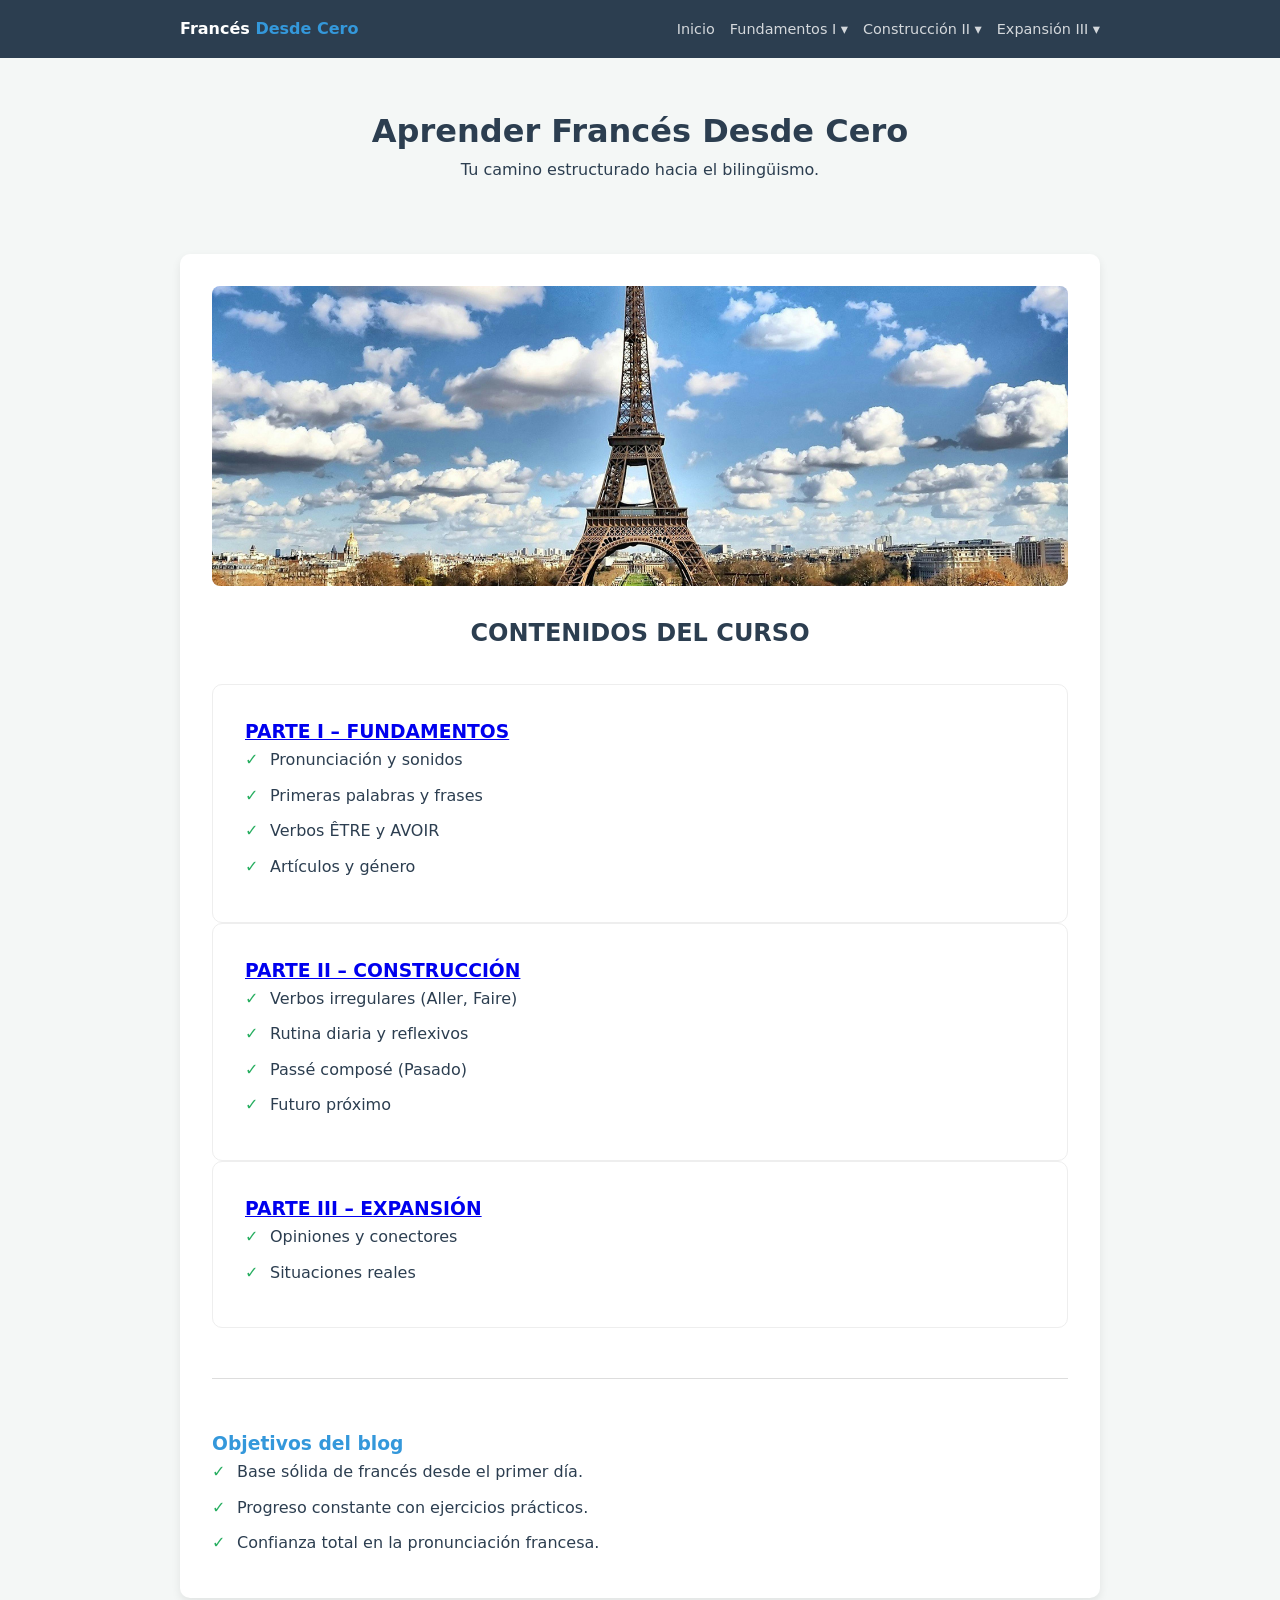
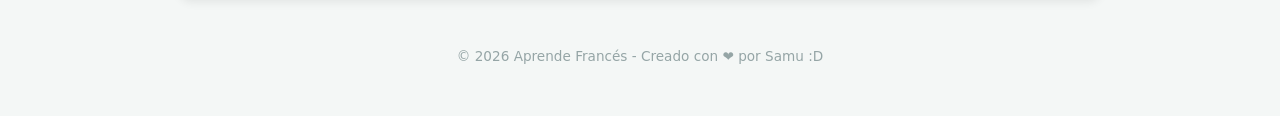
<file: index.html>
<!DOCTYPE html>
<html lang="es">
<head>
    <meta charset="UTF-8">
    <meta name="viewport" content="width=device-width, initial-scale=1.0">
    <title>Aprende Francés Desde Cero</title>
    <link rel="stylesheet" href="css/master.css">
    <style>
        /* Estilos específicos para la imagen del index */
        .main-img {
            width: 100%;
            height: 300px;
            object-fit: cover;
            border-radius: 8px;
            margin-bottom: 20px;
        }
        .hero { padding: 3rem 0; text-align: center; }
        .section-box h3 a { color: var(--accent); text-decoration: none; }
        .section-box h3 a:hover { text-decoration: underline; }
    </style>
</head>
<body>

    <main class="container">
        <header class="hero">
            <h1>Aprender Francés Desde Cero</h1>
            <p>Tu camino estructurado hacia el bilingüismo.</p>
        </header>

        <article class="card">
            <img src="assets/fotoFrances.jpeg" alt="Curso francés" class="main-img">
            
            <h2 style="text-align: center; margin-bottom: 2rem;">CONTENIDOS DEL CURSO</h2>
            
            <div class="grid-sections">
                <div class="card" style="box-shadow: none; border: 1px solid #eee; margin-top: 0;">
                    <h3><a href="paginas/parte-i-fundamentos.html">PARTE I – FUNDAMENTOS</a></h3>
                    <ul class="check-list">
                        <li>Pronunciación y sonidos</li>
                        <li>Primeras palabras y frases</li>
                        <li>Verbos ÊTRE y AVOIR</li>
                        <li>Artículos y género</li>
                    </ul>
                </div>

                <div class="card" style="box-shadow: none; border: 1px solid #eee; margin-top: 0;">
                    <h3><a href="paginas/parte-ii-construccion.html">PARTE II – CONSTRUCCIÓN</a></h3>
                    <ul class="check-list">
                        <li>Verbos irregulares (Aller, Faire)</li>
                        <li>Rutina diaria y reflexivos</li>
                        <li>Passé composé (Pasado)</li>
                        <li>Futuro próximo</li>
                    </ul>
                </div>

                <div class="card" style="box-shadow: none; border: 1px solid #eee; margin-top: 0;">
                    <h3><a href="paginas/parte-iii-expansion.html">PARTE III – EXPANSIÓN</a></h3>
                    <ul class="check-list">
                        <li>Opiniones y conectores</li>
                        <li>Situaciones reales</li>

            </div>

            <hr class="separator">
            
            <h3>Objetivos del blog</h3>
            <ul class="check-list">
                <li>Base sólida de francés desde el primer día.</li>
                <li>Progreso constante con ejercicios prácticos.</li>
                <li>Confianza total en la pronunciación francesa.</li>
            </ul>
        </article>
    </main>

    <footer class="footer">
        <p>&copy; 2026 Aprende Francés - Creado con ❤️ por Samu :D</p>
    </footer>

    <script src="js/main.js"></script>
</body>
</html>
</file>
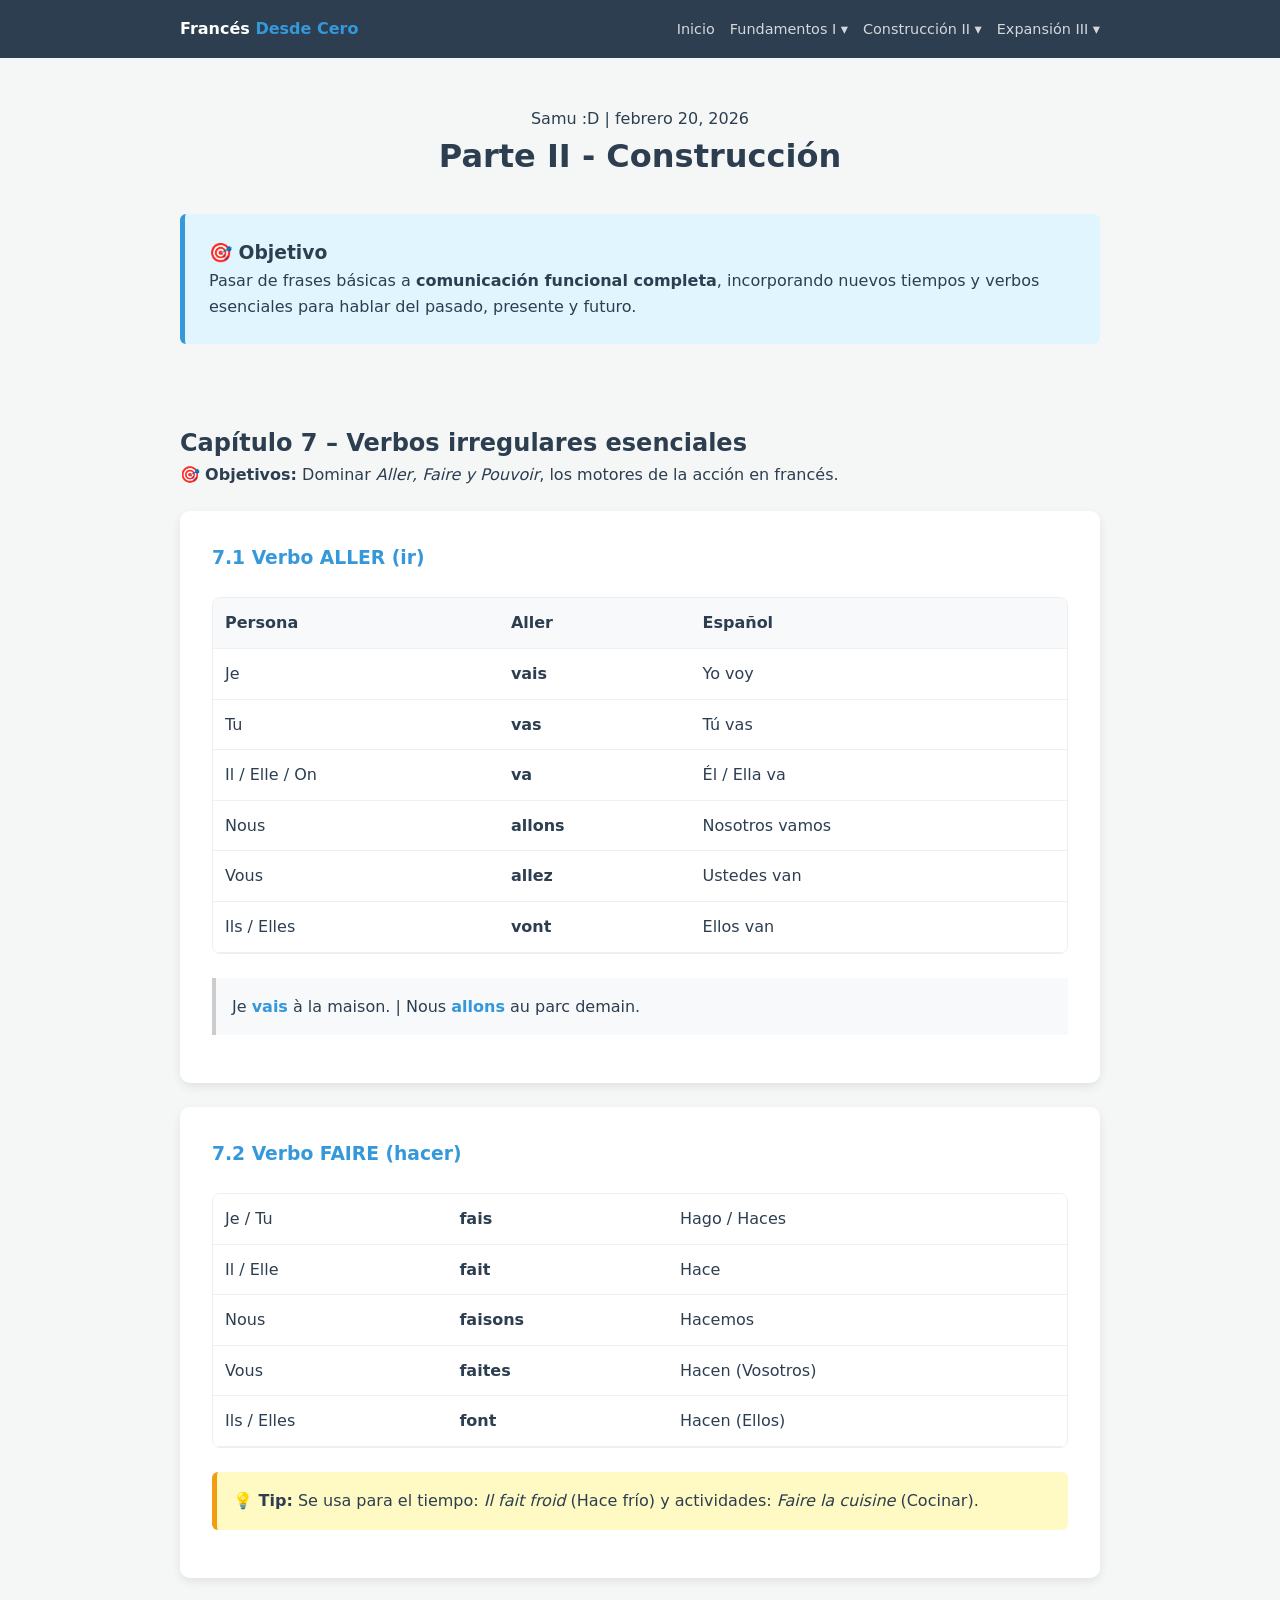
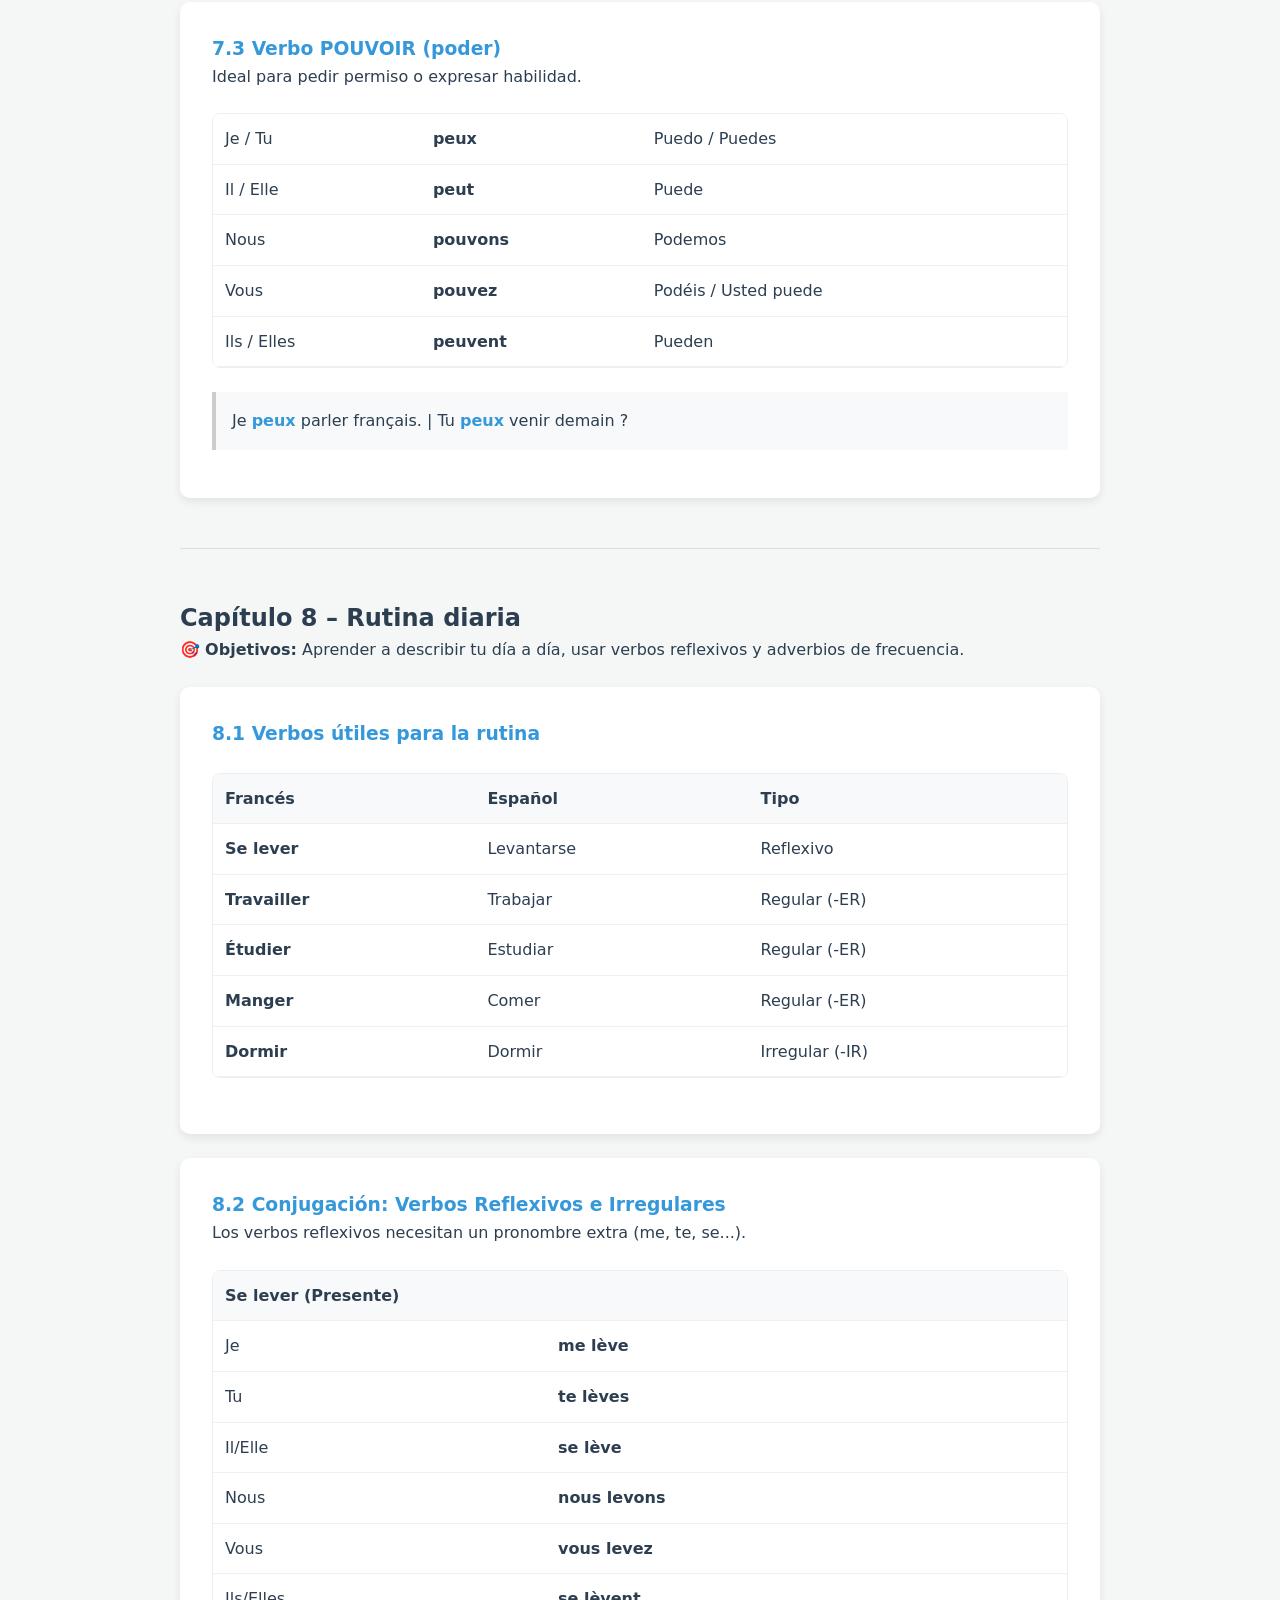
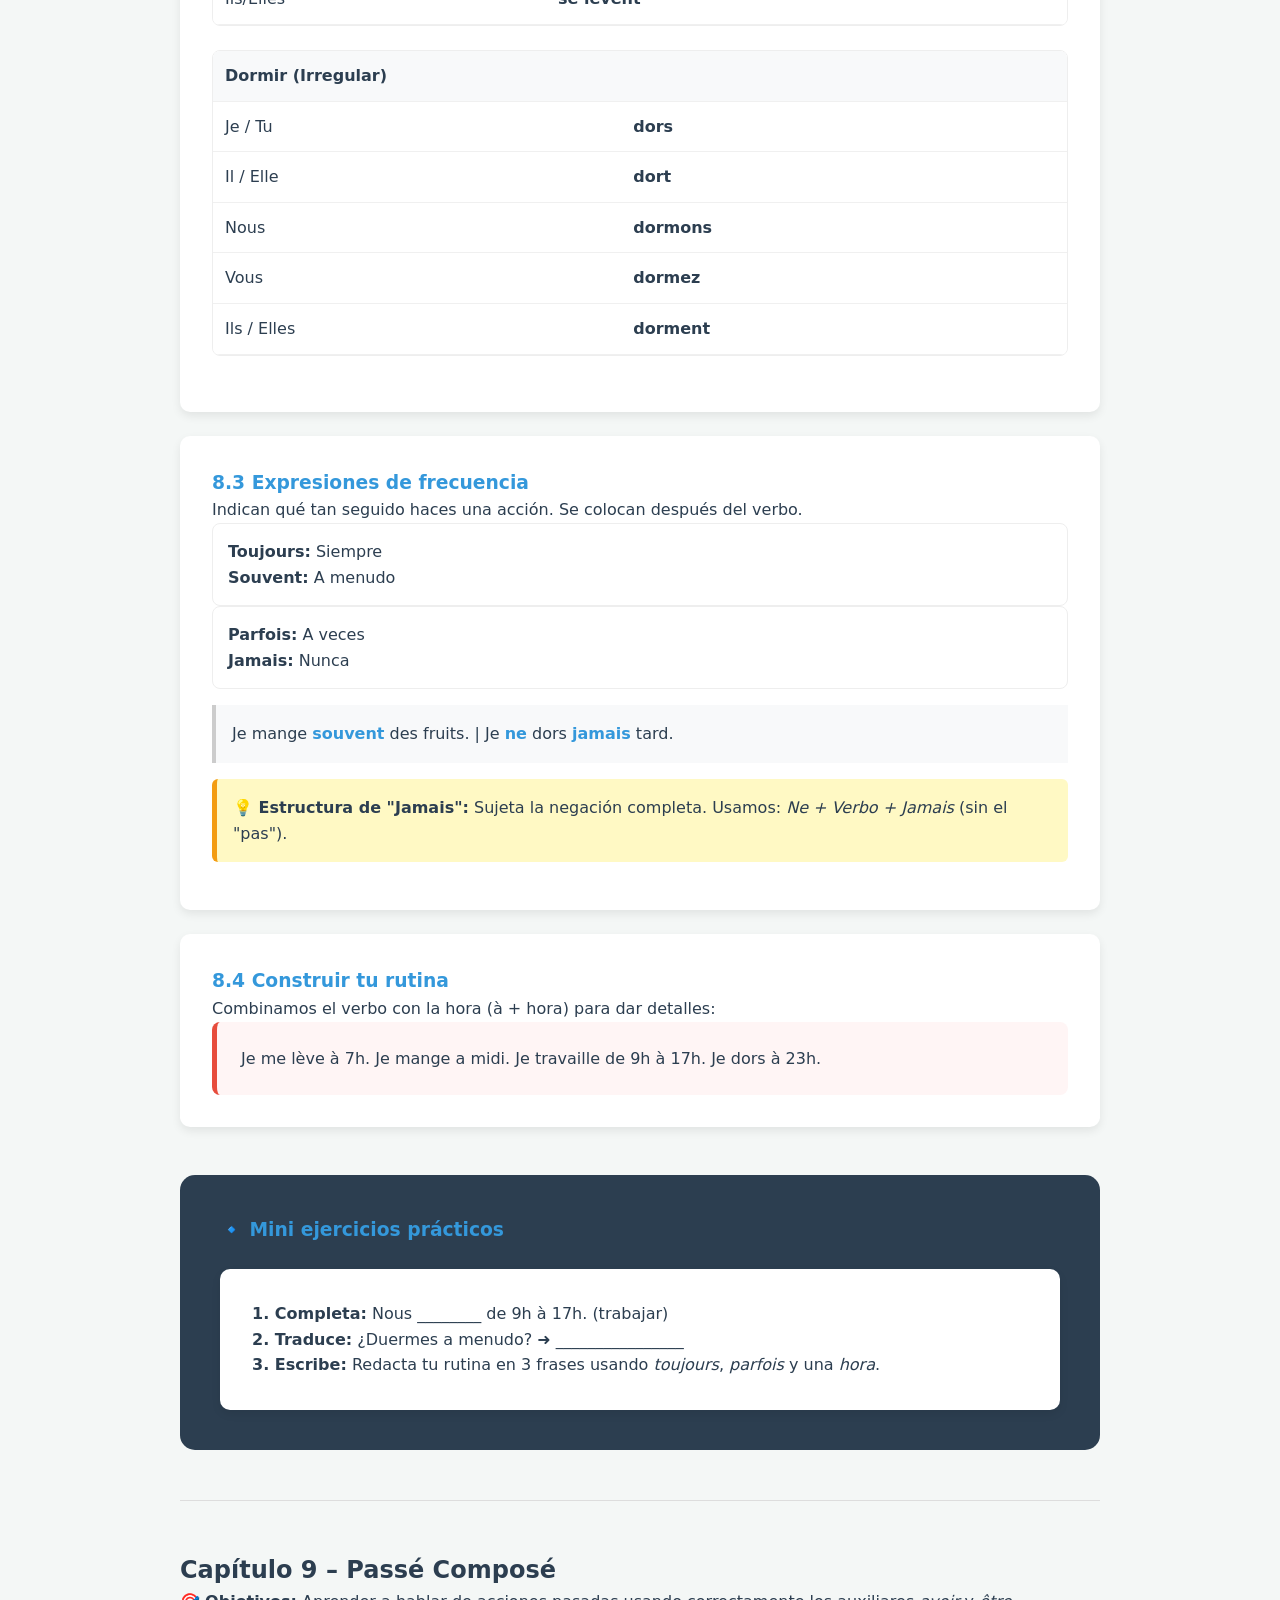
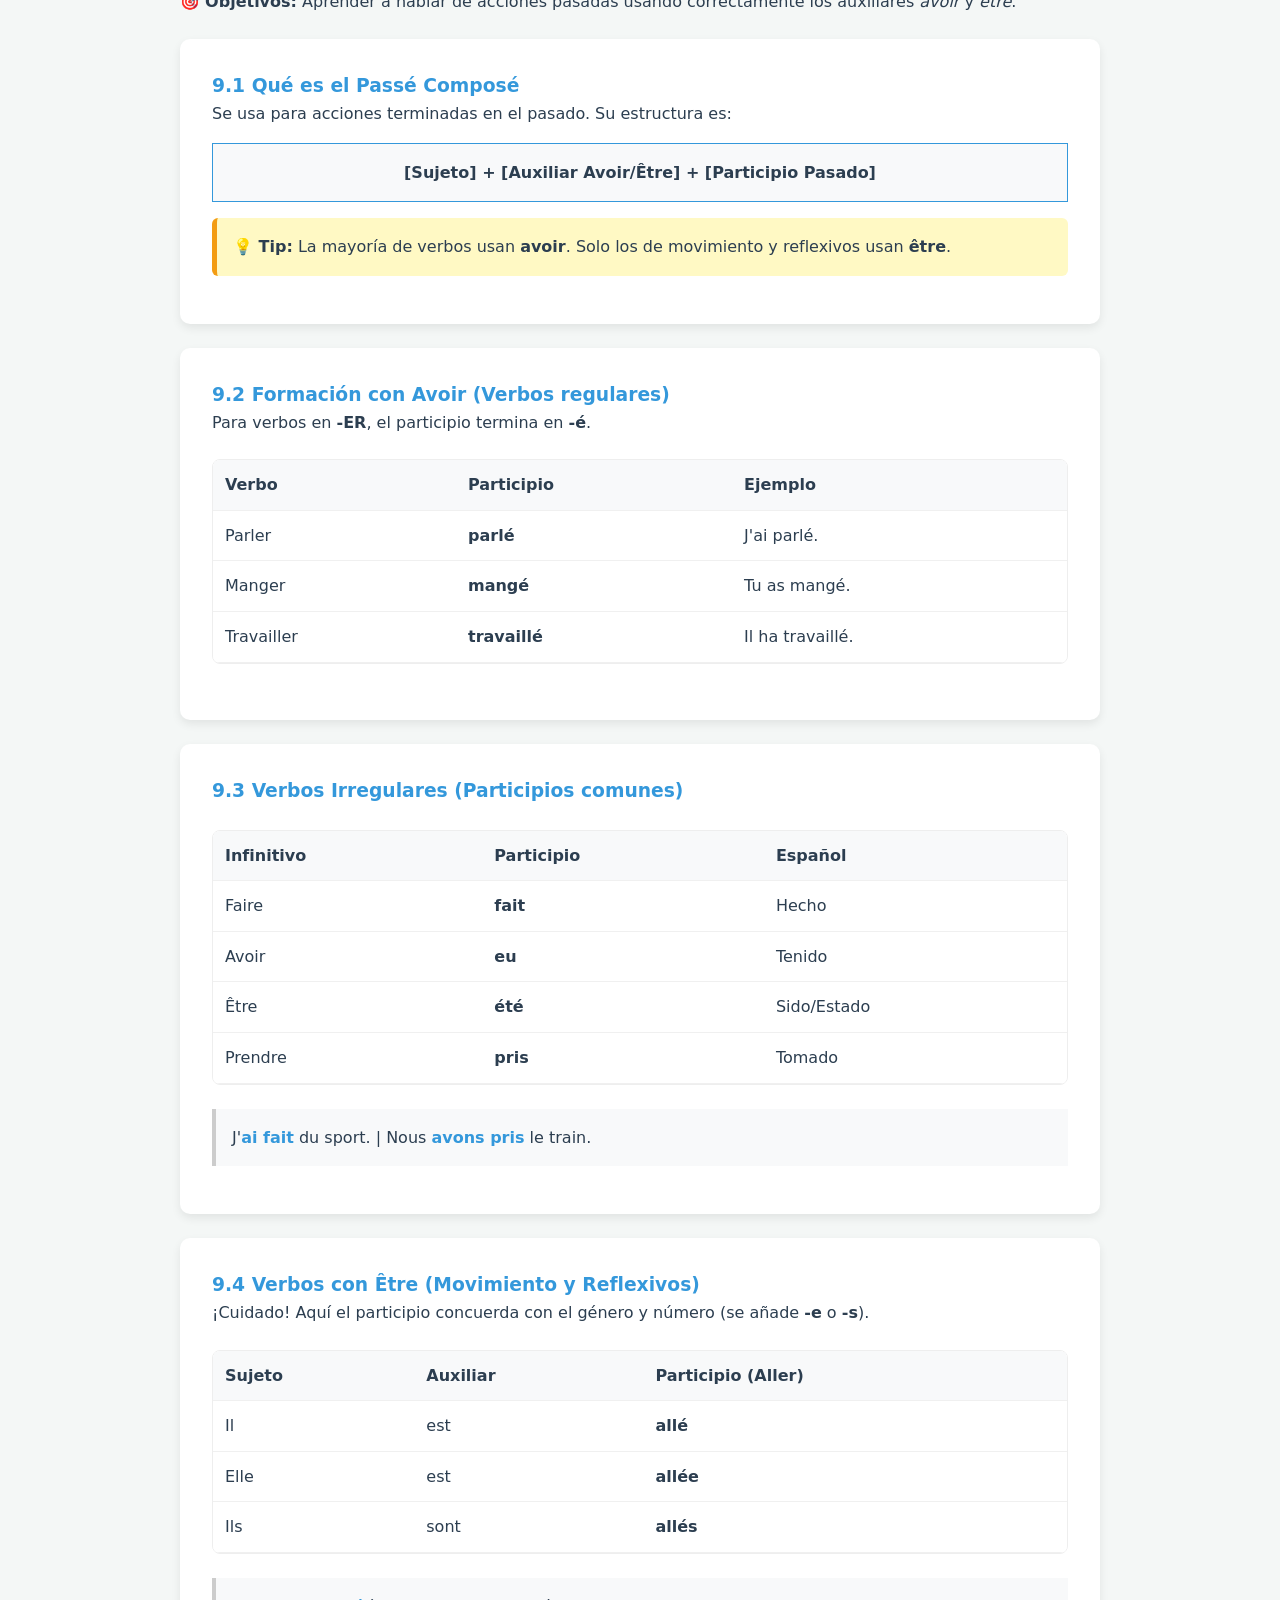
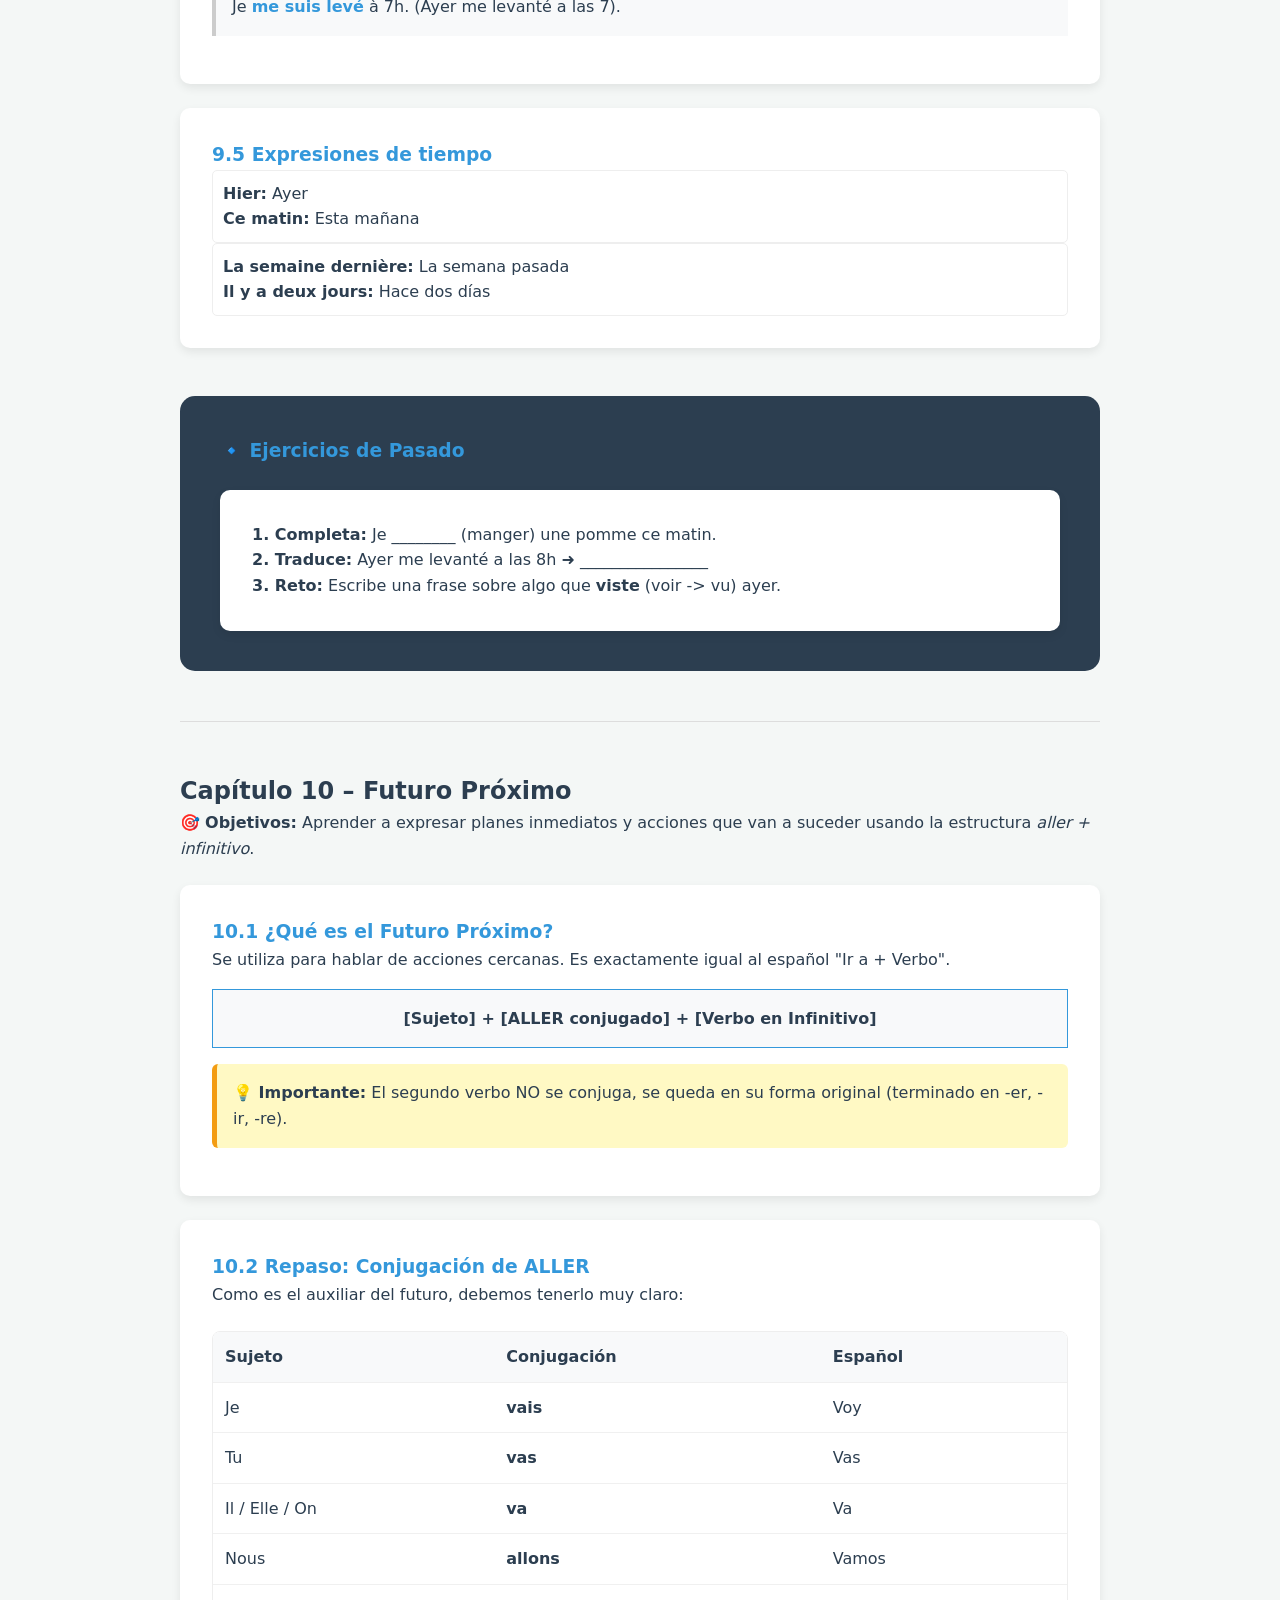
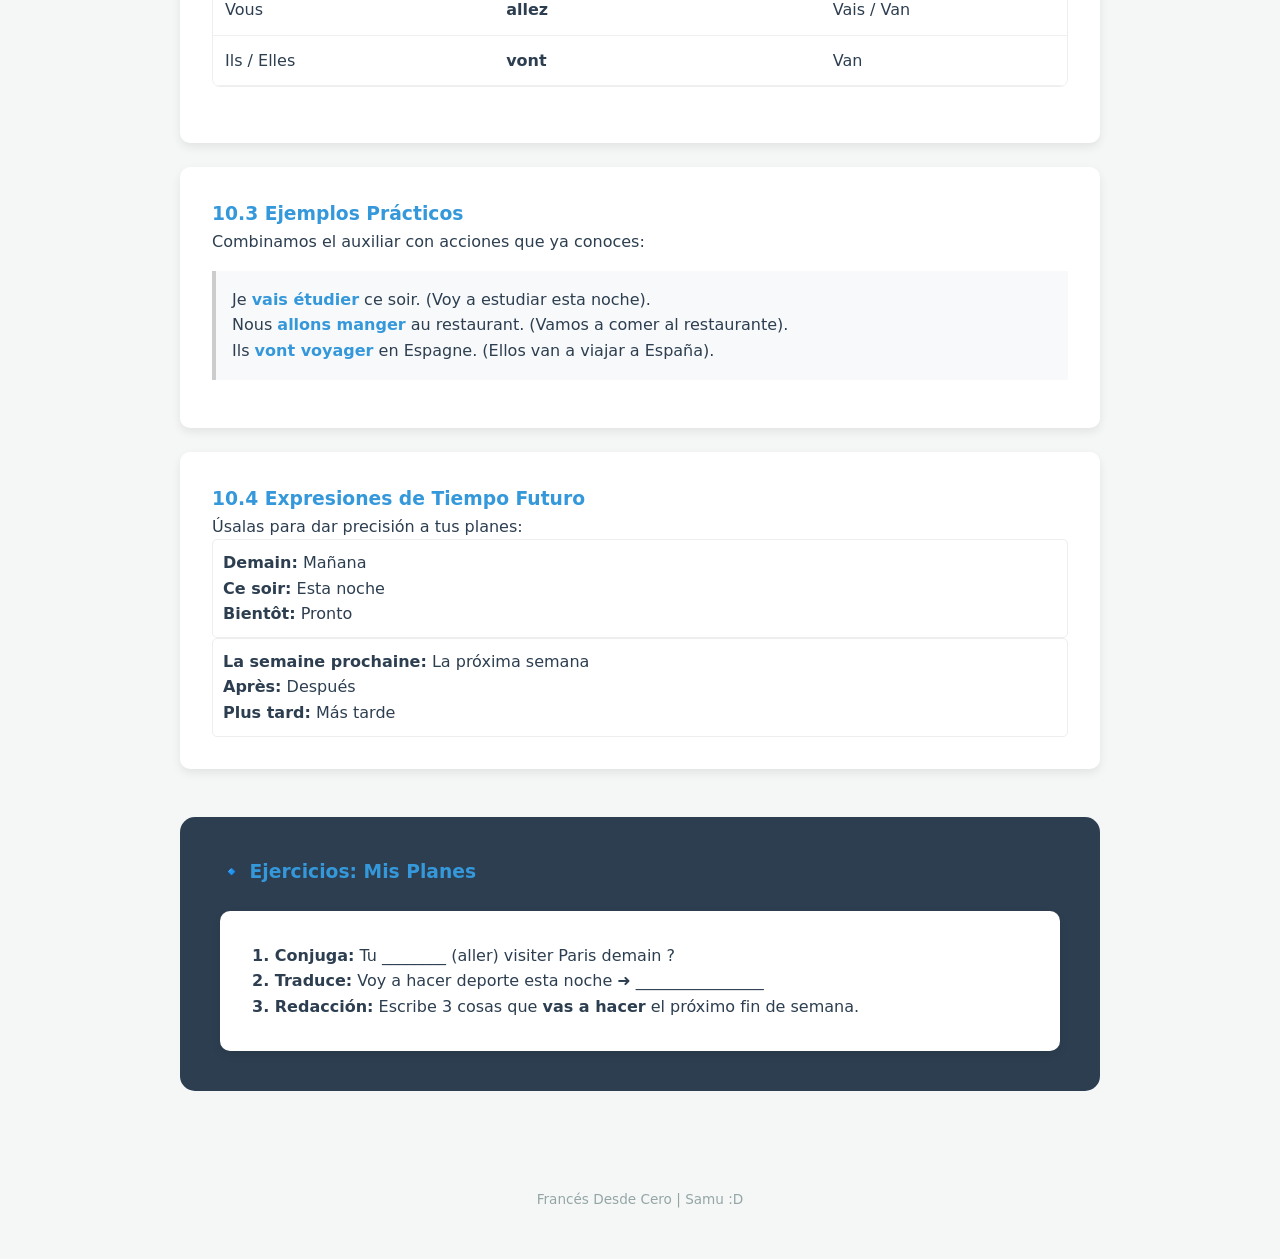
<file: html/construccion.html>
<!DOCTYPE html>
<html lang="es">
<head>
    <meta charset="UTF-8">
    <meta name="viewport" content="width=device-width, initial-scale=1.0">
    <title>Parte II: Construcción - Francés Desde Cero</title>
    <link rel="stylesheet" href="../css/master.css">
</head>
<body>


    <main class="container lesson-content">
        <header class="lesson-header">
            <span class="meta">Samu :D | febrero 20, 2026</span>
            <h1>Parte II - Construcción</h1>
            <div class="objective-card">
                <h3>🎯 Objetivo</h3>
                <p>Pasar de frases básicas a <strong>comunicación funcional completa</strong>, incorporando nuevos tiempos y verbos esenciales para hablar del pasado, presente y futuro.</p>
            </div>
        </header>

        <section id="cap7" class="lesson-section">
            <div class="chapter-title">
                <h2>Capítulo 7 – Verbos irregulares esenciales</h2>
                <div class="mini-objectives">
                    <p>🎯 <strong>Objetivos:</strong> Dominar <em>Aller, Faire y Pouvoir</em>, los motores de la acción en francés.</p>
                </div>
            </div>

            <article class="card">
                <h3>7.1 Verbo ALLER (ir)</h3>
                <div class="table-wrapper">
                    <table class="verb-table">
                        <thead>
                            <tr><th>Persona</th><th>Aller</th><th>Español</th></tr>
                        </thead>
                        <tbody>
                            <tr><td>Je</td><td><strong>vais</strong></td><td>Yo voy</td></tr>
                            <tr><td>Tu</td><td><strong>vas</strong></td><td>Tú vas</td></tr>
                            <tr><td>Il / Elle / On</td><td><strong>va</strong></td><td>Él / Ella va</td></tr>
                            <tr><td>Nous</td><td><strong>allons</strong></td><td>Nosotros vamos</td></tr>
                            <tr><td>Vous</td><td><strong>allez</strong></td><td>Ustedes van</td></tr>
                            <tr><td>Ils / Elles</td><td><strong>vont</strong></td><td>Ellos van</td></tr>
                        </tbody>
                    </table>
                </div>
                <div class="example-box">
                    <p>Je <span>vais</span> à la maison. | Nous <span>allons</span> au parc demain.</p>
                </div>
            </article>

            <article class="card">
                <h3>7.2 Verbo FAIRE (hacer)</h3>
                <div class="table-wrapper">
                    <table class="verb-table">
                        <tbody>
                            <tr><td>Je / Tu</td><td><strong>fais</strong></td><td>Hago / Haces</td></tr>
                            <tr><td>Il / Elle</td><td><strong>fait</strong></td><td>Hace</td></tr>
                            <tr><td>Nous</td><td><strong>faisons</strong></td><td>Hacemos</td></tr>
                            <tr><td>Vous</td><td><strong>faites</strong></td><td>Hacen (Vosotros)</td></tr>
                            <tr><td>Ils / Elles</td><td><strong>font</strong></td><td>Hacen (Ellos)</td></tr>
                        </tbody>
                    </table>
                </div>
                <div class="tip-box">
                    <p><strong>💡 Tip:</strong> Se usa para el tiempo: <em>Il fait froid</em> (Hace frío) y actividades: <em>Faire la cuisine</em> (Cocinar).</p>
                </div>
            </article>

            <article class="card">
                <h3>7.3 Verbo POUVOIR (poder)</h3>
                <p>Ideal para pedir permiso o expresar habilidad.</p>
                <div class="table-wrapper">
                    <table class="verb-table">
                        <tbody>
                            <tr><td>Je / Tu</td><td><strong>peux</strong></td><td>Puedo / Puedes</td></tr>
                            <tr><td>Il / Elle</td><td><strong>peut</strong></td><td>Puede</td></tr>
                            <tr><td>Nous</td><td><strong>pouvons</strong></td><td>Podemos</td></tr>
                            <tr><td>Vous</td><td><strong>pouvez</strong></td><td>Podéis / Usted puede</td></tr>
                            <tr><td>Ils / Elles</td><td><strong>peuvent</strong></td><td>Pueden</td></tr>
                        </tbody>
                    </table>
                </div>
                <div class="example-box">
                    <p>Je <span>peux</span> parler français. | Tu <span>peux</span> venir demain ?</p>
                </div>
            </article>
        </section>

 <hr class="separator">

        <section id="cap8" class="lesson-section">
            <div class="chapter-title">
                <h2>Capítulo 8 – Rutina diaria</h2>
                <div class="mini-objectives">
                    <p>🎯 <strong>Objetivos:</strong> Aprender a describir tu día a día, usar verbos reflexivos y adverbios de frecuencia.</p>
                </div>
            </div>

            <article class="card">
                <h3>8.1 Verbos útiles para la rutina</h3>
                <div class="table-wrapper">
                    <table>
                        <thead>
                            <tr><th>Francés</th><th>Español</th><th>Tipo</th></tr>
                        </thead>
                        <tbody>
                            <tr><td><strong>Se lever</strong></td><td>Levantarse</td><td>Reflexivo</td></tr>
                            <tr><td><strong>Travailler</strong></td><td>Trabajar</td><td>Regular (-ER)</td></tr>
                            <tr><td><strong>Étudier</strong></td><td>Estudiar</td><td>Regular (-ER)</td></tr>
                            <tr><td><strong>Manger</strong></td><td>Comer</td><td>Regular (-ER)</td></tr>
                            <tr><td><strong>Dormir</strong></td><td>Dormir</td><td>Irregular (-IR)</td></tr>
                        </tbody>
                    </table>
                </div>
            </article>

            <article class="card">
                <h3>8.2 Conjugación: Verbos Reflexivos e Irregulares</h3>
                <p>Los verbos reflexivos necesitan un pronombre extra (me, te, se...).</p>
                <div class="grid-sections">
                    <div class="table-wrapper">
                        <table class="verb-table">
                            <thead>
                                <tr><th colspan="2">Se lever (Presente)</th></tr>
                            </thead>
                            <tbody>
                                <tr><td>Je</td><td><strong>me lève</strong></td></tr>
                                <tr><td>Tu</td><td><strong>te lèves</strong></td></tr>
                                <tr><td>Il/Elle</td><td><strong>se lève</strong></td></tr>
                                <tr><td>Nous</td><td><strong>nous levons</strong></td></tr>
                                <tr><td>Vous</td><td><strong>vous levez</strong></td></tr>
                                <tr><td>Ils/Elles</td><td><strong>se lèvent</strong></td></tr>
                            </tbody>
                        </table>
                    </div>
                    <div class="table-wrapper">
                        <table class="verb-table">
                            <thead>
                                <tr><th colspan="2">Dormir (Irregular)</th></tr>
                            </thead>
                            <tbody>
                                <tr><td>Je / Tu</td><td><strong>dors</strong></td></tr>
                                <tr><td>Il / Elle</td><td><strong>dort</strong></td></tr>
                                <tr><td>Nous</td><td><strong>dormons</strong></td></tr>
                                <tr><td>Vous</td><td><strong>dormez</strong></td></tr>
                                <tr><td>Ils / Elles</td><td><strong>dorment</strong></td></tr>
                            </tbody>
                        </table>
                    </div>
                </div>
            </article>

            <article class="card">
                <h3>8.3 Expresiones de frecuencia</h3>
                <p>Indican qué tan seguido haces una acción. Se colocan después del verbo.</p>
                <div class="grid-sections">
                    <div class="section-box" style="border: 1px solid #eee; padding: 15px; border-radius: 8px;">
                        <p><strong>Toujours:</strong> Siempre</p>
                        <p><strong>Souvent:</strong> A menudo</p>
                    </div>
                    <div class="section-box" style="border: 1px solid #eee; padding: 15px; border-radius: 8px;">
                        <p><strong>Parfois:</strong> A veces</p>
                        <p><strong>Jamais:</strong> Nunca</p>
                    </div>
                </div>
                <div class="example-box">
                    <p>Je mange <span>souvent</span> des fruits. | Je <span>ne</span> dors <span>jamais</span> tard.</p>
                </div>
                <div class="tip-box">
                    <p><strong>💡 Estructura de "Jamais":</strong> Sujeta la negación completa. Usamos: <em>Ne + Verbo + Jamais</em> (sin el "pas").</p>
                </div>
            </article>

            <article class="card">
                <h3>8.4 Construir tu rutina</h3>
                <p>Combinamos el verbo con la hora (à + hora) para dar detalles:</p>
                <div class="dialogue-box">
                    <p>Je <span>me lève</span> à 7h. Je <span>mange</span> a midi. Je <span>travaille</span> de 9h à 17h. Je <span>dors</span> à 23h.</p>
                </div>
            </article>

            <section class="exercise-section">
                <h3>🔹 Mini ejercicios prácticos</h3>
                <div class="card">
                    <p><strong>1. Completa:</strong> Nous ________ de 9h à 17h. (trabajar)</p>
                    <p><strong>2. Traduce:</strong> ¿Duermes a menudo? ➜ ________________</p>
                    <p><strong>3. Escribe:</strong> Redacta tu rutina en 3 frases usando <em>toujours</em>, <em>parfois</em> y una <em>hora</em>.</p>
                </div>
            </section>
        </section>
        <hr class="separator">

        <section id="cap9" class="lesson-section">
            <div class="chapter-title">
                <h2>Capítulo 9 – Passé Composé</h2>
                <div class="mini-objectives">
                    <p>🎯 <strong>Objetivos:</strong> Aprender a hablar de acciones pasadas usando correctamente los auxiliares <em>avoir</em> y <em>être</em>.</p>
                </div>
            </div>

            <article class="card">
                <h3>9.1 Qué es el Passé Composé</h3>
                <p>Se usa para acciones terminadas en el pasado. Su estructura es:</p>
                <div class="example-box" style="text-align: center; border-left: none; border: 1px solid var(--accent);">
                    <p><strong>[Sujeto] + [Auxiliar Avoir/Être] + [Participio Pasado]</strong></p>
                </div>
                <div class="tip-box">
                    <p><strong>💡 Tip:</strong> La mayoría de verbos usan <strong>avoir</strong>. Solo los de movimiento y reflexivos usan <strong>être</strong>.</p>
                </div>
            </article>

            <article class="card">
                <h3>9.2 Formación con Avoir (Verbos regulares)</h3>
                <p>Para verbos en <strong>-ER</strong>, el participio termina en <strong>-é</strong>.</p>
                <div class="table-wrapper">
                    <table>
                        <thead>
                            <tr><th>Verbo</th><th>Participio</th><th>Ejemplo</th></tr>
                        </thead>
                        <tbody>
                            <tr><td>Parler</td><td><strong>parlé</strong></td><td>J'<span>ai parlé</span>.</td></tr>
                            <tr><td>Manger</td><td><strong>mangé</strong></td><td>Tu <span>as mangé</span>.</td></tr>
                            <tr><td>Travailler</td><td><strong>travaillé</strong></td><td>Il <span>ha travaillé</span>.</td></tr>
                        </tbody>
                    </table>
                </div>
            </article>

            <article class="card">
                <h3>9.3 Verbos Irregulares (Participios comunes)</h3>
                <div class="table-wrapper">
                    <table>
                        <thead>
                            <tr><th>Infinitivo</th><th>Participio</th><th>Español</th></tr>
                        </thead>
                        <tbody>
                            <tr><td>Faire</td><td><strong>fait</strong></td><td>Hecho</td></tr>
                            <tr><td>Avoir</td><td><strong>eu</strong></td><td>Tenido</td></tr>
                            <tr><td>Être</td><td><strong>été</strong></td><td>Sido/Estado</td></tr>
                            <tr><td>Prendre</td><td><strong>pris</strong></td><td>Tomado</td></tr>
                        </tbody>
                    </table>
                </div>
                <div class="example-box">
                    <p>J'<span>ai fait</span> du sport. | Nous <span>avons pris</span> le train.</p>
                </div>
            </article>

            <article class="card">
                <h3>9.4 Verbos con Être (Movimiento y Reflexivos)</h3>
                <p>¡Cuidado! Aquí el participio concuerda con el género y número (se añade <strong>-e</strong> o <strong>-s</strong>).</p>
                <div class="table-wrapper">
                    <table>
                        <thead>
                            <tr><th>Sujeto</th><th>Auxiliar</th><th>Participio (Aller)</th></tr>
                        </thead>
                        <tbody>
                            <tr><td>Il</td><td>est</td><td><strong>allé</strong></td></tr>
                            <tr><td>Elle</td><td>est</td><td><strong>allée</strong></td></tr>
                            <tr><td>Ils</td><td>sont</td><td><strong>allés</strong></td></tr>
                        </tbody>
                    </table>
                </div>
                <div class="example-box">
                    <p>Je <span>me suis levé</span> à 7h. (Ayer me levanté a las 7).</p>
                </div>
            </article>

            <article class="card">
                <h3>9.5 Expresiones de tiempo</h3>
                <div class="grid-sections">
                    <div class="section-box" style="border: 1px solid #eee; padding: 10px; border-radius: 5px;">
                        <p><strong>Hier:</strong> Ayer</p>
                        <p><strong>Ce matin:</strong> Esta mañana</p>
                    </div>
                    <div class="section-box" style="border: 1px solid #eee; padding: 10px; border-radius: 5px;">
                        <p><strong>La semaine dernière:</strong> La semana pasada</p>
                        <p><strong>Il y a deux jours:</strong> Hace dos días</p>
                    </div>
                </div>
            </article>

            <section class="exercise-section">
                <h3>🔹 Ejercicios de Pasado</h3>
                <div class="card">
                    <p><strong>1. Completa:</strong> Je ________ (manger) une pomme ce matin.</p>
                    <p><strong>2. Traduce:</strong> Ayer me levanté a las 8h ➜ ________________</p>
                    <p><strong>3. Reto:</strong> Escribe una frase sobre algo que <strong>viste</strong> (voir -> vu) ayer.</p>
                </div>
            </section>
        </section>
        <hr class="separator">

        <section id="cap10" class="lesson-section">
            <div class="chapter-title">
                <h2>Capítulo 10 – Futuro Próximo</h2>
                <div class="mini-objectives">
                    <p>🎯 <strong>Objetivos:</strong> Aprender a expresar planes inmediatos y acciones que van a suceder usando la estructura <em>aller + infinitivo</em>.</p>
                </div>
            </div>

            <article class="card">
                <h3>10.1 ¿Qué es el Futuro Próximo?</h3>
                <p>Se utiliza para hablar de acciones cercanas. Es exactamente igual al español "Ir a + Verbo".</p>
                <div class="example-box" style="text-align: center; border-left: none; border: 1px solid var(--accent);">
                    <p><strong>[Sujeto] + [ALLER conjugado] + [Verbo en Infinitivo]</strong></p>
                </div>
                <div class="tip-box">
                    <p><strong>💡 Importante:</strong> El segundo verbo NO se conjuga, se queda en su forma original (terminado en -er, -ir, -re).</p>
                </div>
            </article>

            <article class="card">
                <h3>10.2 Repaso: Conjugación de ALLER</h3>
                <p>Como es el auxiliar del futuro, debemos tenerlo muy claro:</p>
                <div class="table-wrapper">
                    <table class="verb-table">
                        <thead>
                            <tr><th>Sujeto</th><th>Conjugación</th><th>Español</th></tr>
                        </thead>
                        <tbody>
                            <tr><td>Je</td><td><strong>vais</strong></td><td>Voy</td></tr>
                            <tr><td>Tu</td><td><strong>vas</strong></td><td>Vas</td></tr>
                            <tr><td>Il / Elle / On</td><td><strong>va</strong></td><td>Va</td></tr>
                            <tr><td>Nous</td><td><strong>allons</strong></td><td>Vamos</td></tr>
                            <tr><td>Vous</td><td><strong>allez</strong></td><td>Vais / Van</td></tr>
                            <tr><td>Ils / Elles</td><td><strong>vont</strong></td><td>Van</td></tr>
                        </tbody>
                    </table>
                </div>
            </article>

            <article class="card">
                <h3>10.3 Ejemplos Prácticos</h3>
                <p>Combinamos el auxiliar con acciones que ya conoces:</p>
                <div class="example-box">
                    <p>Je <span>vais étudier</span> ce soir. (Voy a estudiar esta noche).</p>
                    <p>Nous <span>allons manger</span> au restaurant. (Vamos a comer al restaurante).</p>
                    <p>Ils <span>vont voyager</span> en Espagne. (Ellos van a viajar a España).</p>
                </div>
            </article>

            <article class="card">
                <h3>10.4 Expresiones de Tiempo Futuro</h3>
                <p>Úsalas para dar precisión a tus planes:</p>
                <div class="grid-sections">
                    <div class="section-box" style="border: 1px solid #eee; padding: 10px; border-radius: 5px;">
                        <p><strong>Demain:</strong> Mañana</p>
                        <p><strong>Ce soir:</strong> Esta noche</p>
                        <p><strong>Bientôt:</strong> Pronto</p>
                    </div>
                    <div class="section-box" style="border: 1px solid #eee; padding: 10px; border-radius: 5px;">
                        <p><strong>La semaine prochaine:</strong> La próxima semana</p>
                        <p><strong>Après:</strong> Después</p>
                        <p><strong>Plus tard:</strong> Más tarde</p>
                    </div>
                </div>
            </article>

            <section class="exercise-section">
                <h3>🔹 Ejercicios: Mis Planes</h3>
                <div class="card">
                    <p><strong>1. Conjuga:</strong> Tu ________ (aller) visiter Paris demain ?</p>
                    <p><strong>2. Traduce:</strong> Voy a hacer deporte esta noche ➜ ________________</p>
                    <p><strong>3. Redacción:</strong> Escribe 3 cosas que <strong>vas a hacer</strong> el próximo fin de semana.</p>
                </div>
            </section>
        </section>

        <div style="margin-bottom: 50px;"></div>
    </main>

    <footer class="footer">
        <p>Francés Desde Cero | Samu :D</p>
    </footer>
<script src="../js/main.js"></script>
</body>
</html>
</file>
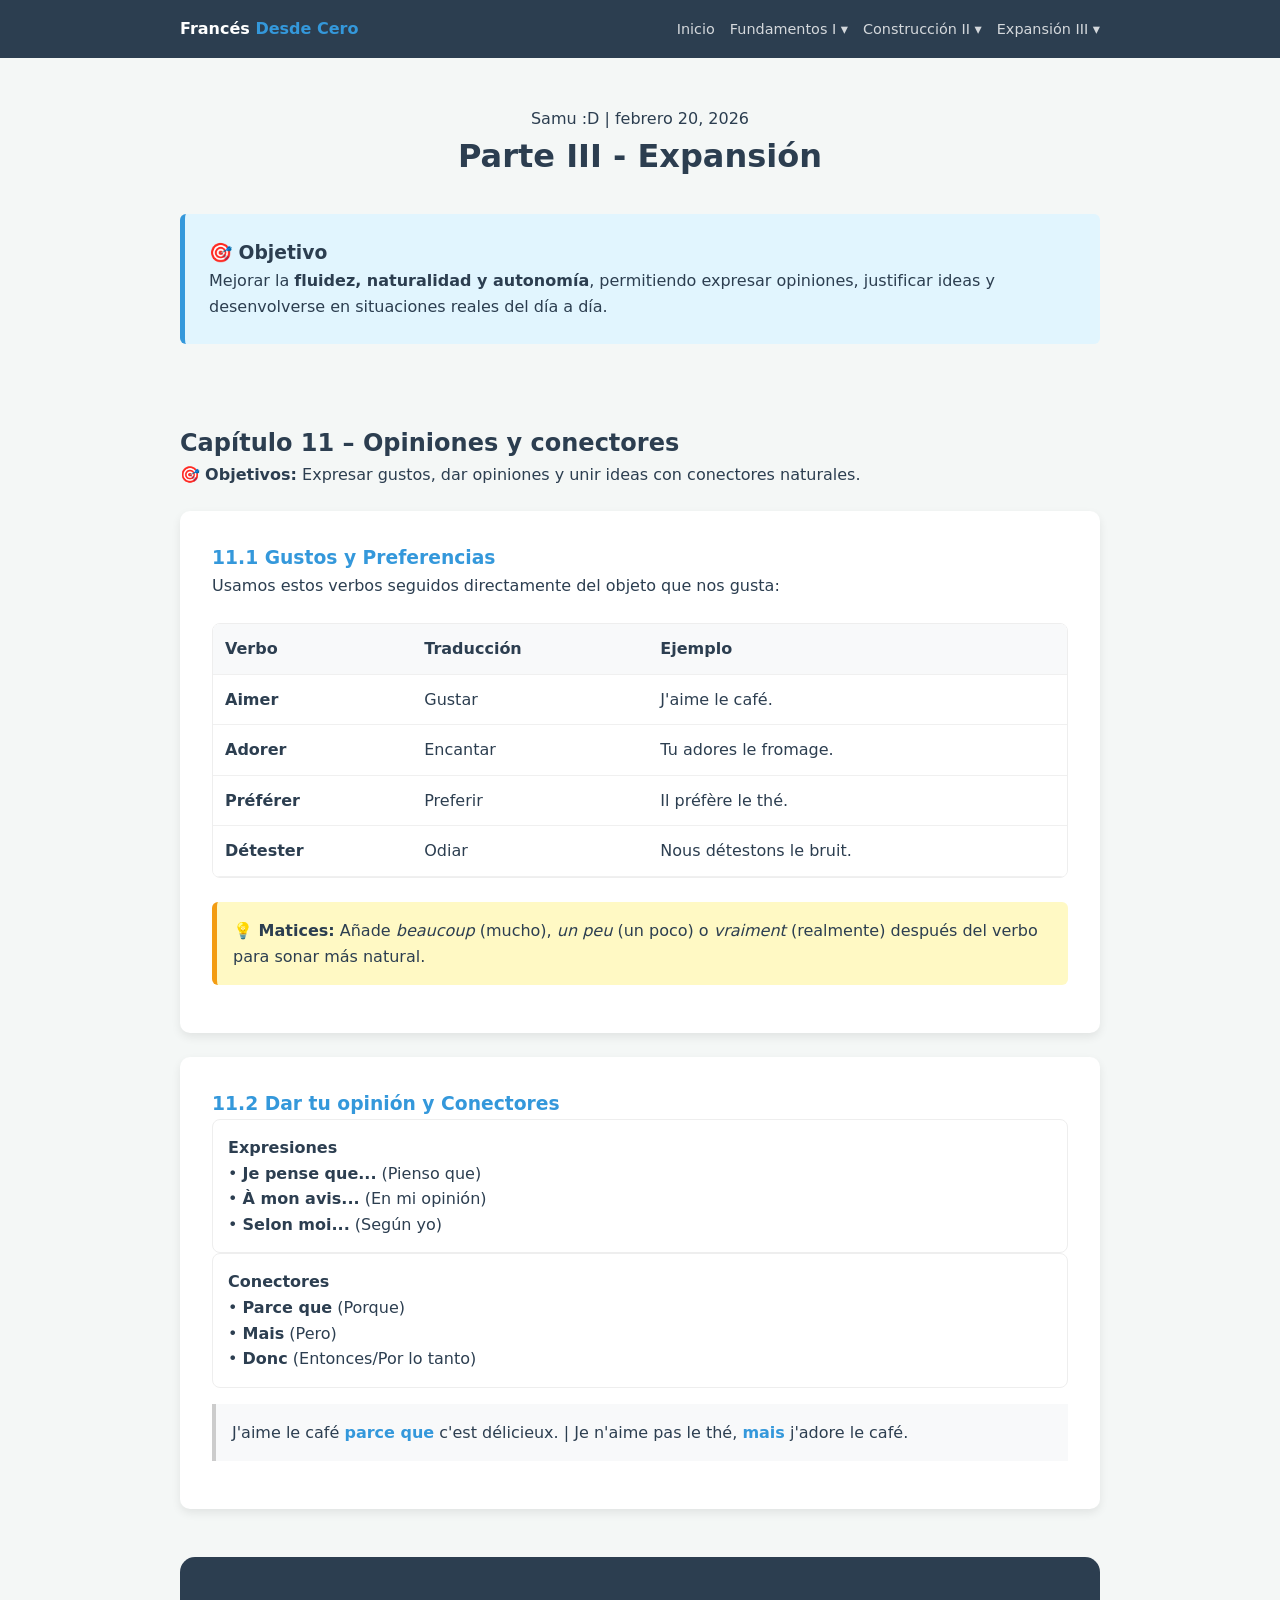
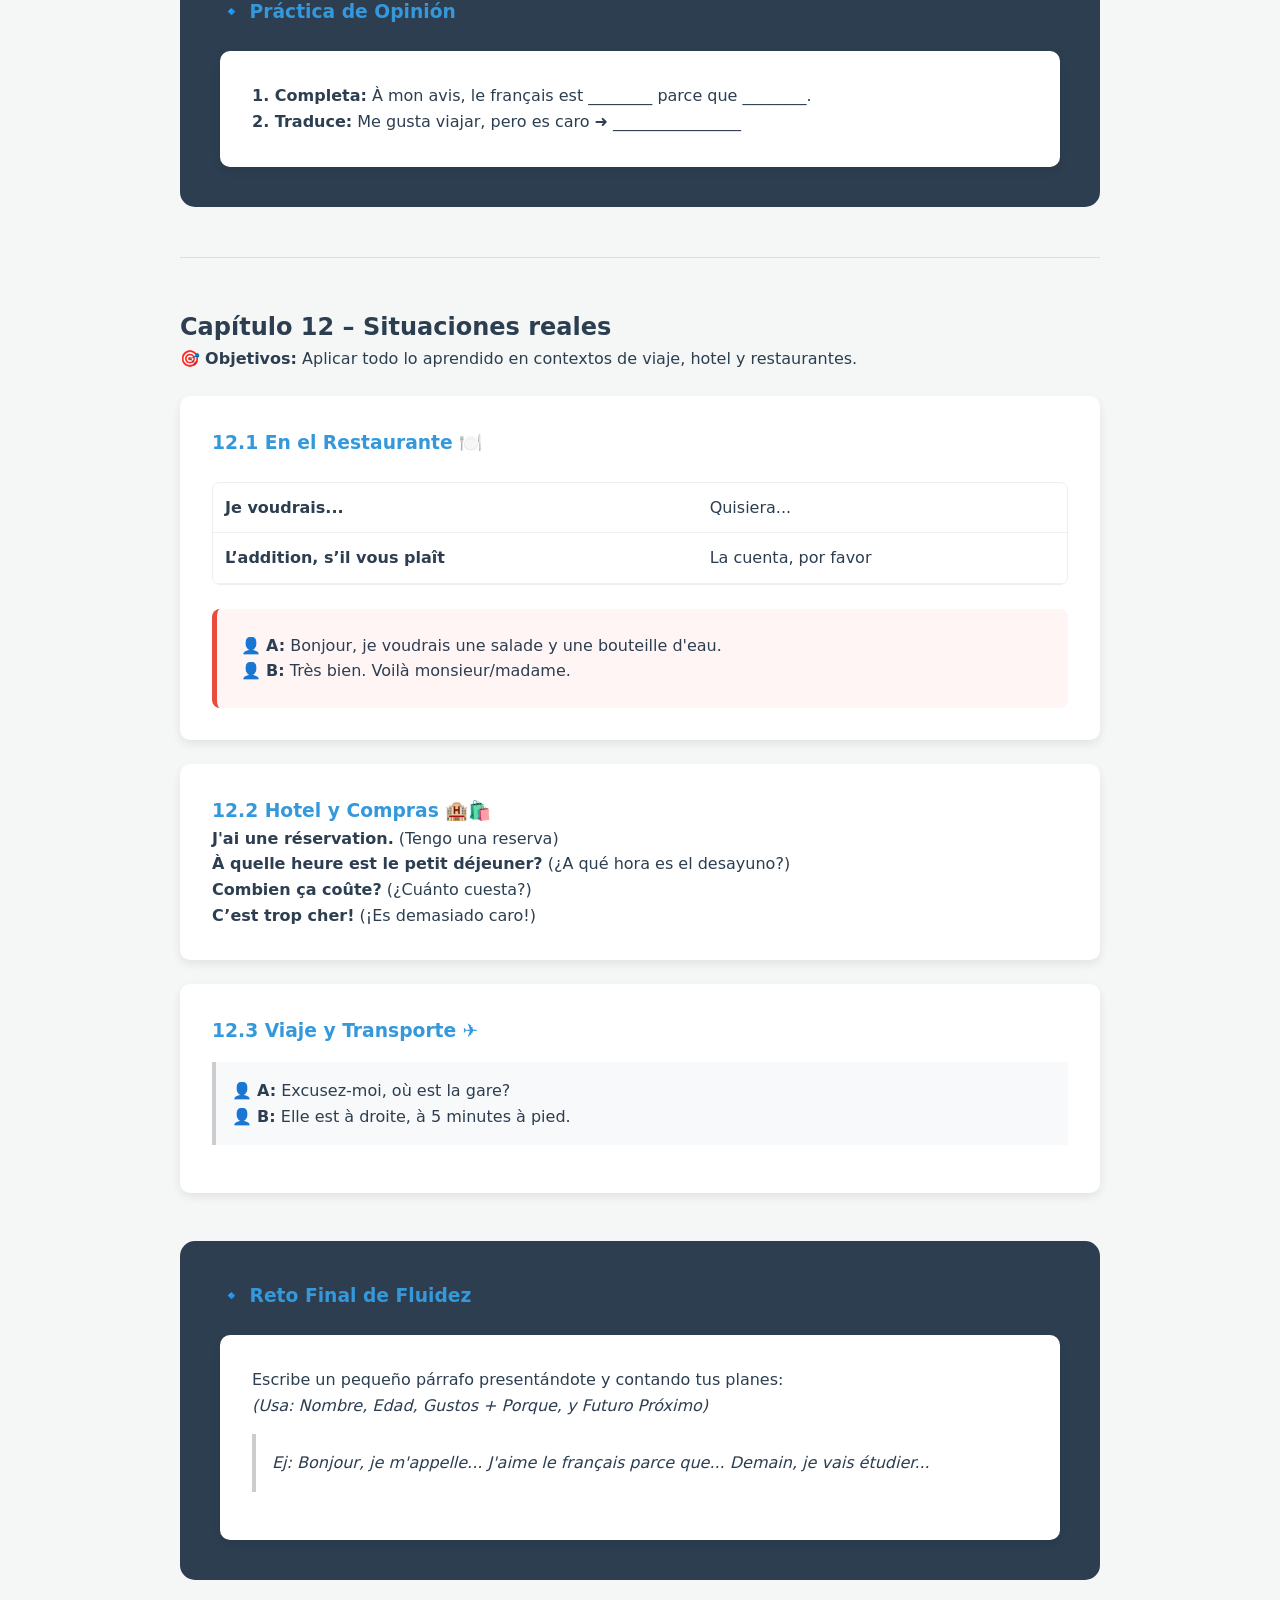
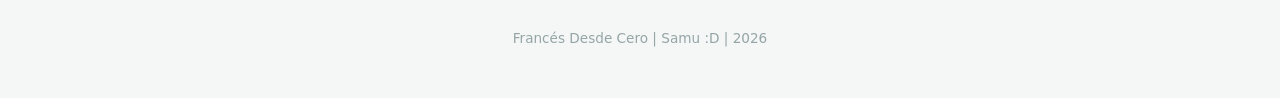
<file: html/expansion.html>
<!DOCTYPE html>
<html lang="es">
<head>
    <meta charset="UTF-8">
    <meta name="viewport" content="width=device-width, initial-scale=1.0">
    <title>Parte III: Expansión - Francés Desde Cero</title>
    <link rel="stylesheet" href="../css/master.css">
</head>
<body>

    <main class="container lesson-content">
        <header class="lesson-header">
            <span class="meta">Samu :D | febrero 20, 2026</span>
            <h1>Parte III - Expansión</h1>
            <div class="objective-card">
                <h3>🎯 Objetivo</h3>
                <p>Mejorar la <strong>fluidez, naturalidad y autonomía</strong>, permitiendo expresar opiniones, justificar ideas y desenvolverse en situaciones reales del día a día.</p>
            </div>
        </header>

        <section id="cap11" class="lesson-section">
            <div class="chapter-title">
                <h2>Capítulo 11 – Opiniones y conectores</h2>
                <div class="mini-objectives">
                    <p>🎯 <strong>Objetivos:</strong> Expresar gustos, dar opiniones y unir ideas con conectores naturales.</p>
                </div>
            </div>

            <article class="card">
                <h3>11.1 Gustos y Preferencias</h3>
                <p>Usamos estos verbos seguidos directamente del objeto que nos gusta:</p>
                <div class="table-wrapper">
                    <table>
                        <thead>
                            <tr><th>Verbo</th><th>Traducción</th><th>Ejemplo</th></tr>
                        </thead>
                        <tbody>
                            <tr><td><strong>Aimer</strong></td><td>Gustar</td><td>J'<span>aime</span> le café.</td></tr>
                            <tr><td><strong>Adorer</strong></td><td>Encantar</td><td>Tu <span>adores</span> le fromage.</td></tr>
                            <tr><td><strong>Préférer</strong></td><td>Preferir</td><td>Il <span>préfère</span> le thé.</td></tr>
                            <tr><td><strong>Détester</strong></td><td>Odiar</td><td>Nous <span>détestons</span> le bruit.</td></tr>
                        </tbody>
                    </table>
                </div>
                <div class="tip-box">
                    <p><strong>💡 Matices:</strong> Añade <em>beaucoup</em> (mucho), <em>un peu</em> (un poco) o <em>vraiment</em> (realmente) después del verbo para sonar más natural.</p>
                </div>
            </article>

            <article class="card">
                <h3>11.2 Dar tu opinión y Conectores</h3>
                <div class="grid-sections">
                    <div class="section-box" style="border: 1px solid #eee; padding: 15px; border-radius: 8px;">
                        <h4>Expresiones</h4>
                        <p>• <strong>Je pense que...</strong> (Pienso que)</p>
                        <p>• <strong>À mon avis...</strong> (En mi opinión)</p>
                        <p>• <strong>Selon moi...</strong> (Según yo)</p>
                    </div>
                    <div class="section-box" style="border: 1px solid #eee; padding: 15px; border-radius: 8px;">
                        <h4>Conectores</h4>
                        <p>• <strong>Parce que</strong> (Porque)</p>
                        <p>• <strong>Mais</strong> (Pero)</p>
                        <p>• <strong>Donc</strong> (Entonces/Por lo tanto)</p>
                    </div>
                </div>
                <div class="example-box">
                    <p>J'aime le café <span>parce que</span> c'est délicieux. | Je n'aime pas le thé, <span>mais</span> j'adore le café.</p>
                </div>
            </article>

            <section class="exercise-section">
                <h3>🔹 Práctica de Opinión</h3>
                <div class="card">
                    <p><strong>1. Completa:</strong> À mon avis, le français est ________ parce que ________.</p>
                    <p><strong>2. Traduce:</strong> Me gusta viajar, pero es caro ➜ ________________</p>
                </div>
            </section>
        </section>

        <hr class="separator">

        <section id="cap12" class="lesson-section">
            <div class="chapter-title">
                <h2>Capítulo 12 – Situaciones reales</h2>
                <div class="mini-objectives">
                    <p>🎯 <strong>Objetivos:</strong> Aplicar todo lo aprendido en contextos de viaje, hotel y restaurantes.</p>
                </div>
            </div>

            <article class="card">
                <h3>12.1 En el Restaurante 🍽️</h3>
                <div class="table-wrapper">
                    <table>
                        <tr><td><strong>Je voudrais...</strong></td><td>Quisiera...</td></tr>
                        <tr><td><strong>L’addition, s’il vous plaît</strong></td><td>La cuenta, por favor</td></tr>
                    </table>
                </div>
                <div class="dialogue-box">
                    <p>👤 <strong>A:</strong> Bonjour, je voudrais une salade y une bouteille d'eau.</p>
                    <p>👤 <strong>B:</strong> Très bien. Voilà monsieur/madame.</p>
                </div>
            </article>

            <article class="card">
                <h3>12.2 Hotel y Compras 🏨🛍️</h3>
                <div class="grid-sections">
                    <div class="section-box">
                        <p><strong>J'ai une réservation.</strong> (Tengo una reserva)</p>
                        <p><strong>À quelle heure est le petit déjeuner?</strong> (¿A qué hora es el desayuno?)</p>
                    </div>
                    <div class="section-box">
                        <p><strong>Combien ça coûte?</strong> (¿Cuánto cuesta?)</p>
                        <p><strong>C’est trop cher!</strong> (¡Es demasiado caro!)</p>
                    </div>
                </div>
            </article>

            <article class="card">
                <h3>12.3 Viaje y Transporte ✈️</h3>
                <div class="example-box">
                    <p>👤 <strong>A:</strong> Excusez-moi, où est la gare?</p>
                    <p>👤 <strong>B:</strong> Elle est à droite, à 5 minutes à pied.</p>
                </div>
            </article>

            <section class="exercise-section">
                <h3>🔹 Reto Final de Fluidez</h3>
                <div class="card">
                    <p>Escribe un pequeño párrafo presentándote y contando tus planes:</p>
                    <p><em>(Usa: Nombre, Edad, Gustos + Porque, y Futuro Próximo)</em></p>
                    <div class="example-box" style="background: #fff;">
                        <p style="color: #999; font-style: italic;">Ej: Bonjour, je m'appelle... J'aime le français parce que... Demain, je vais étudier...</p>
                    </div>
                </div>
            </section>
        </section>
    </main>

    <footer class="footer">
        <p>Francés Desde Cero | Samu :D | 2026</p>
    </footer>

    <script src="../js/main.js"></script>
</body>
</html>
</file>
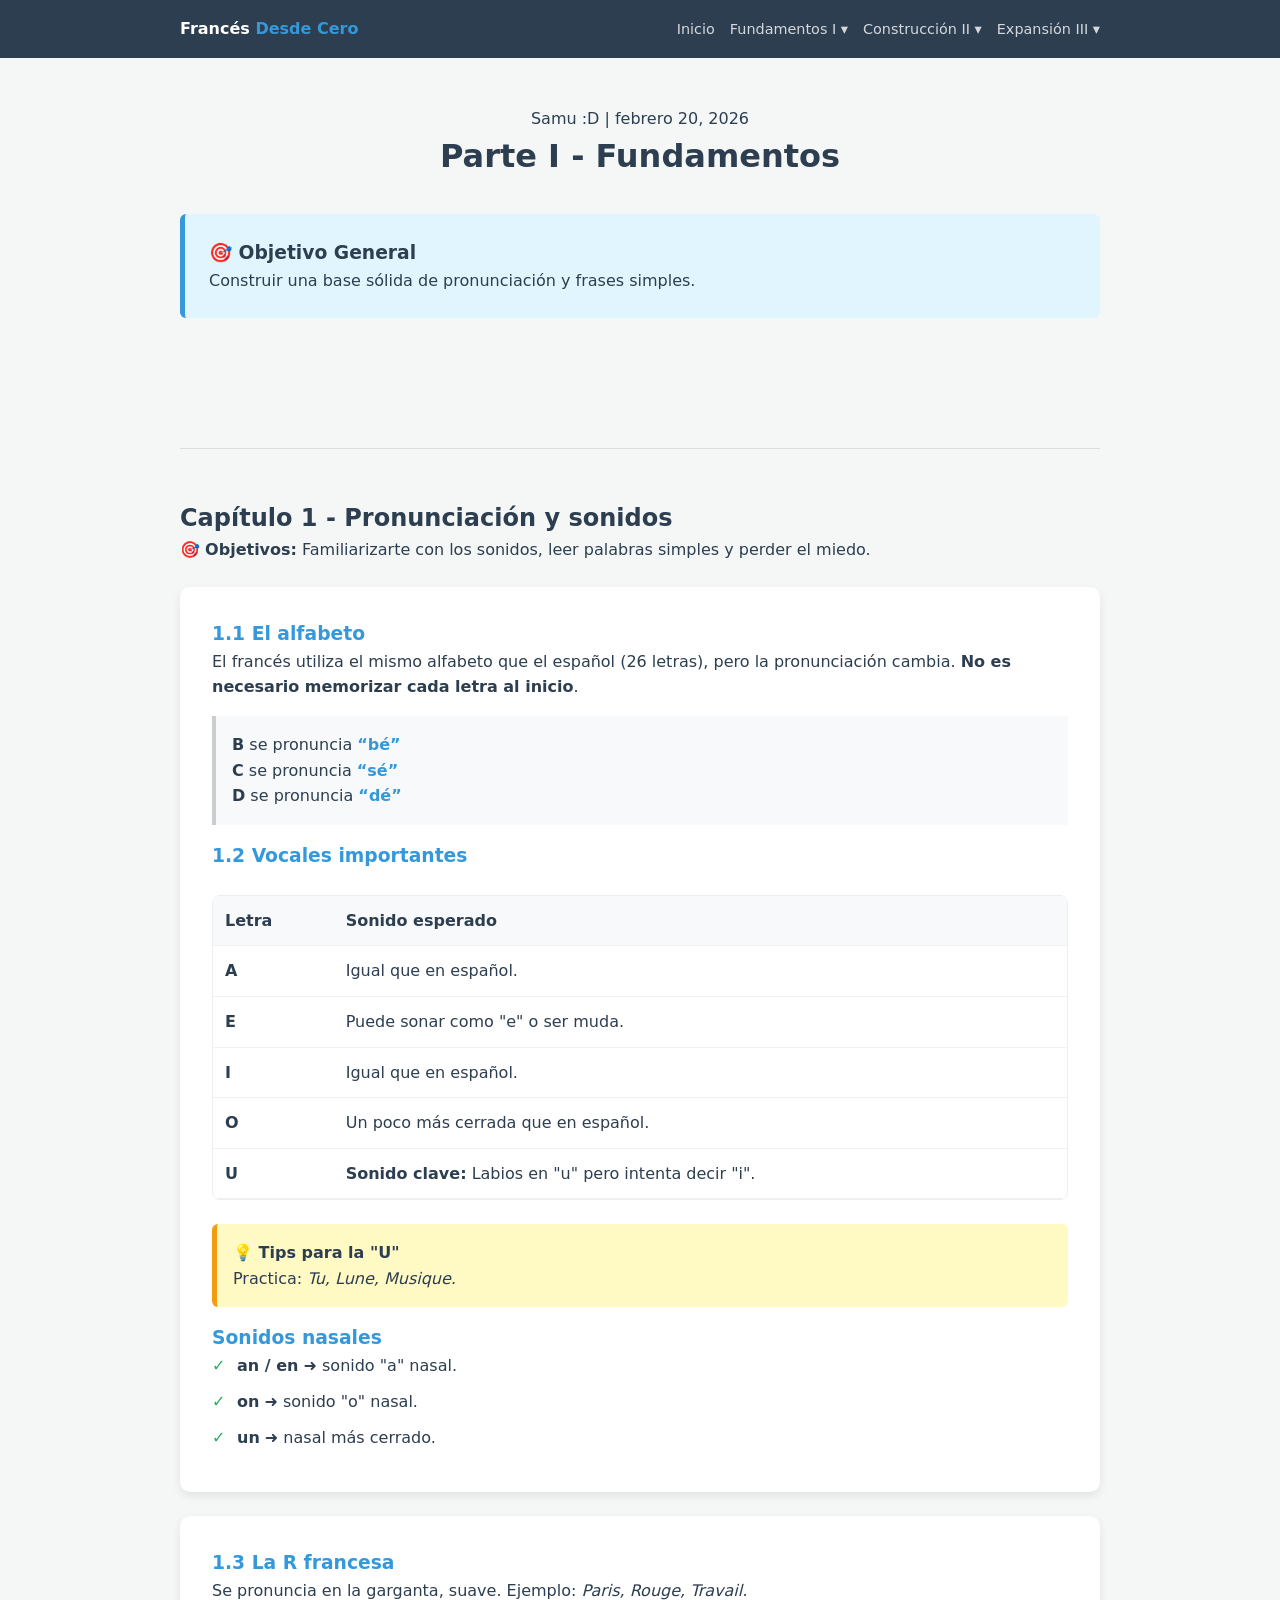
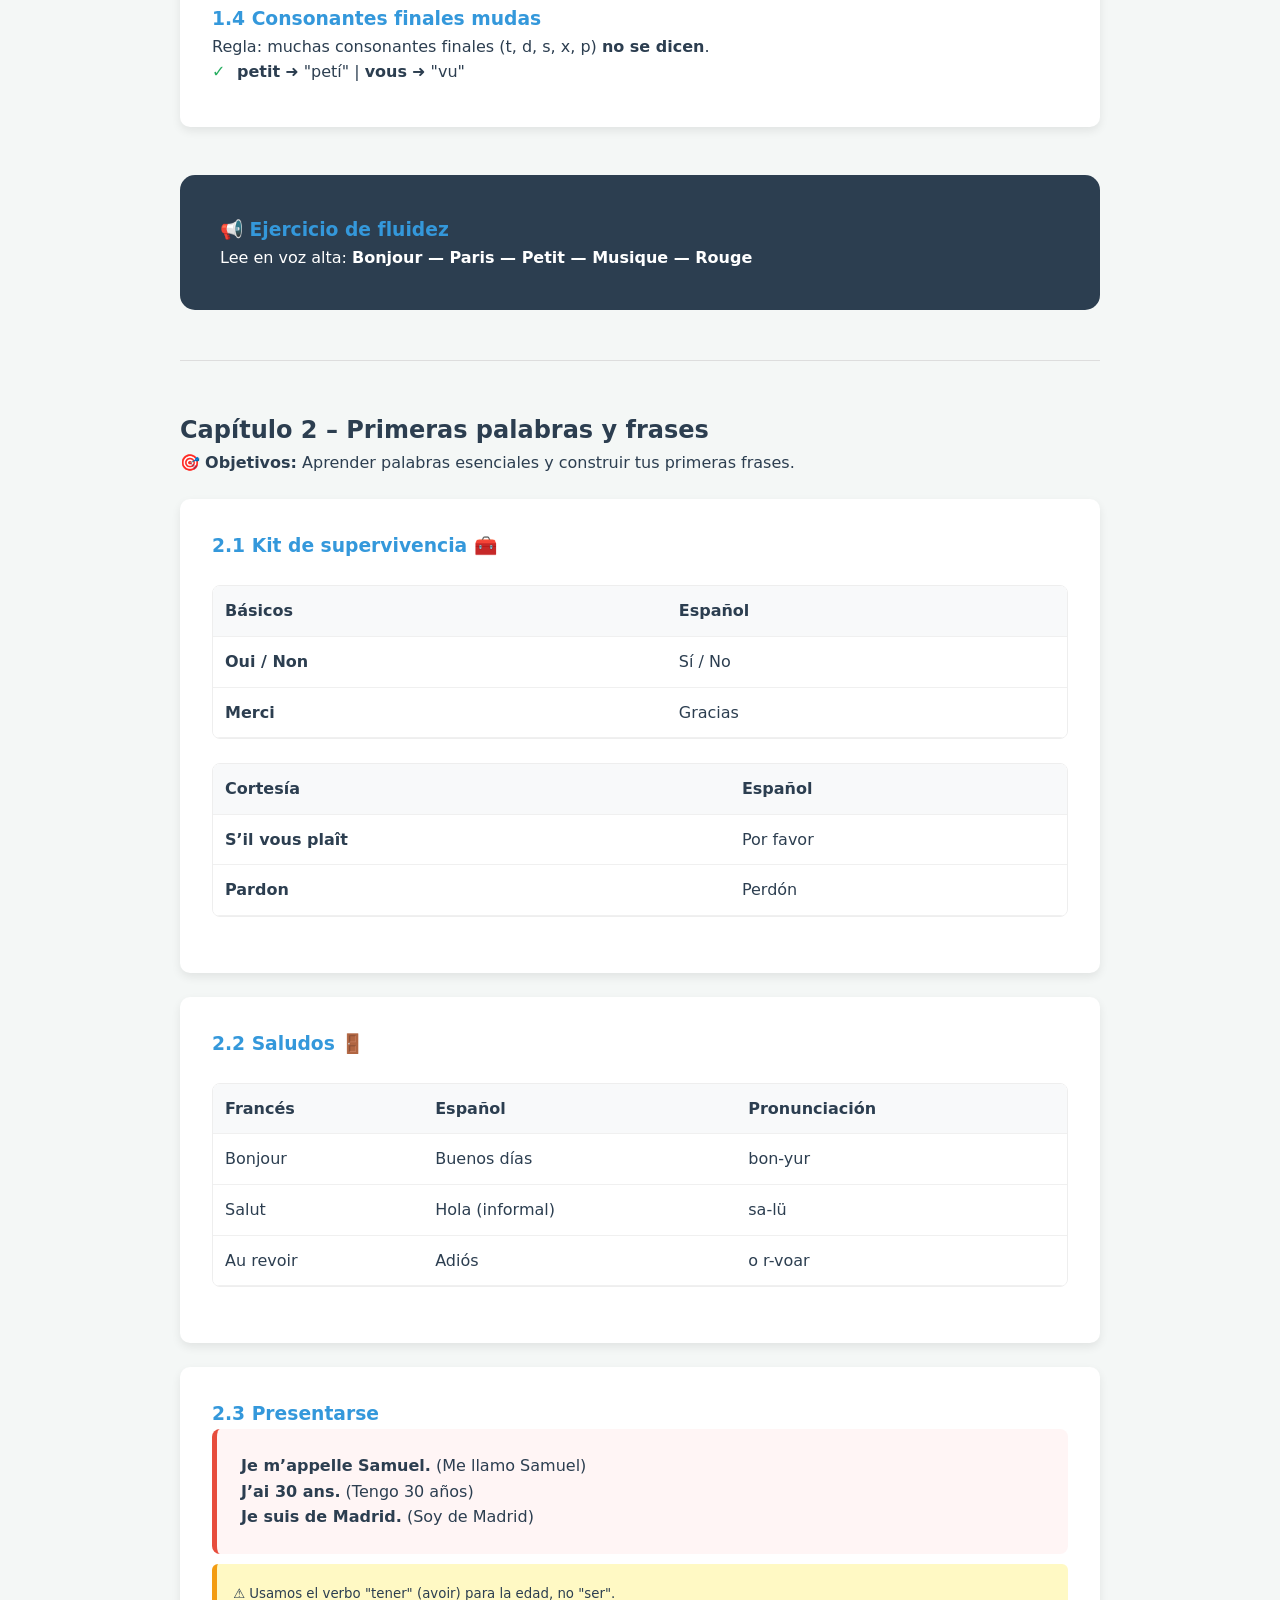
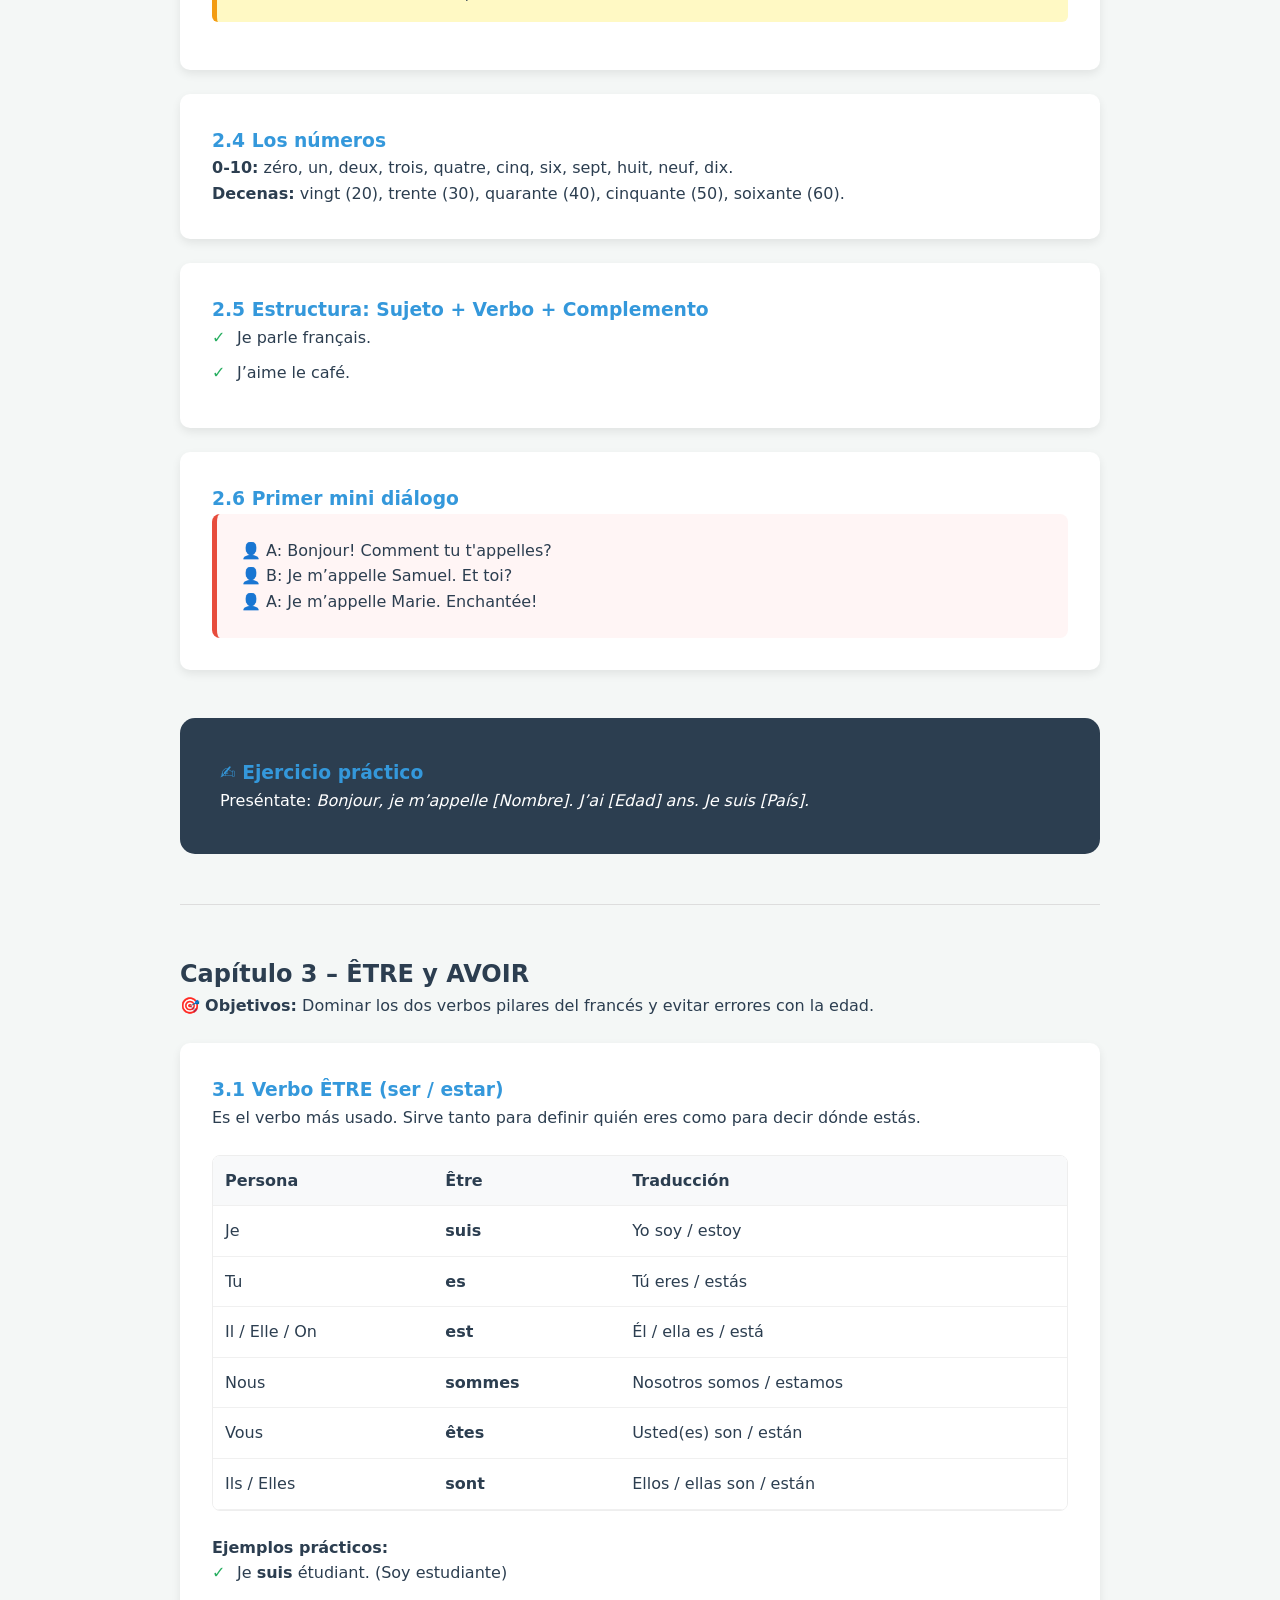
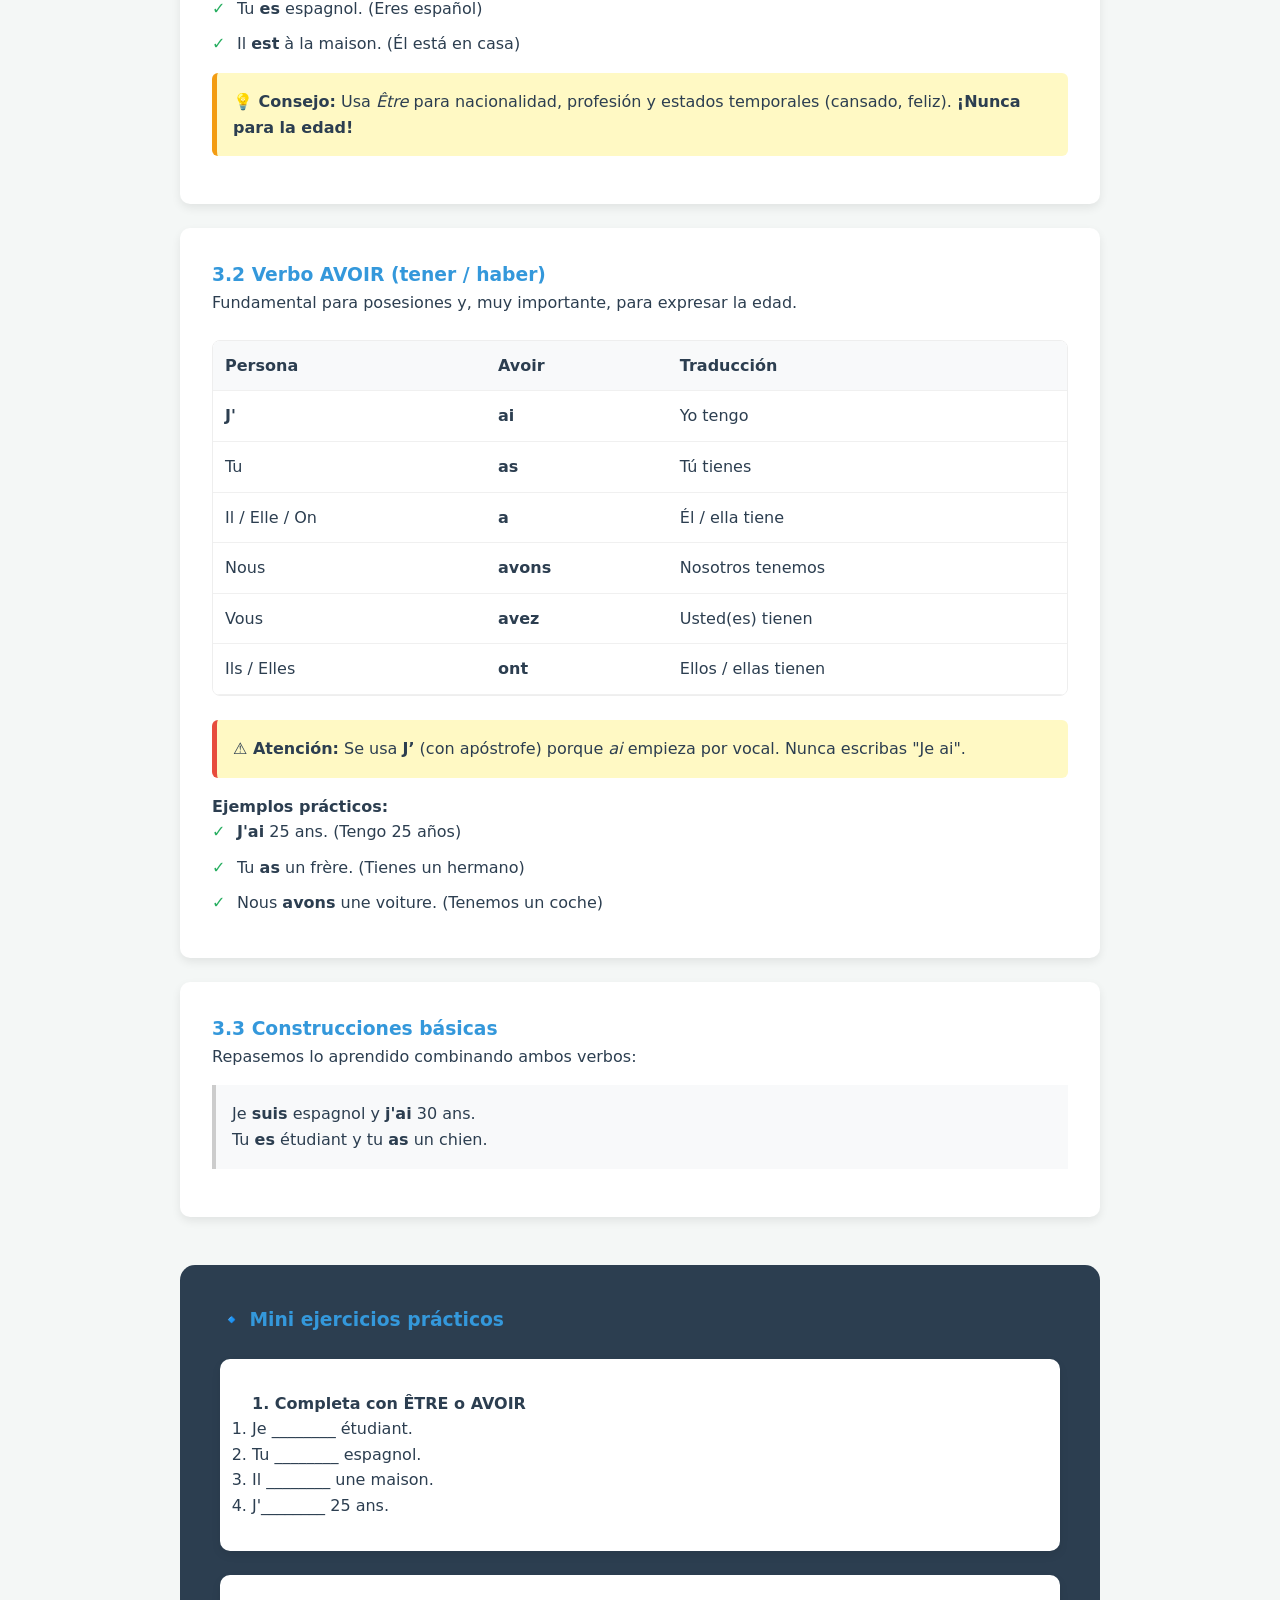
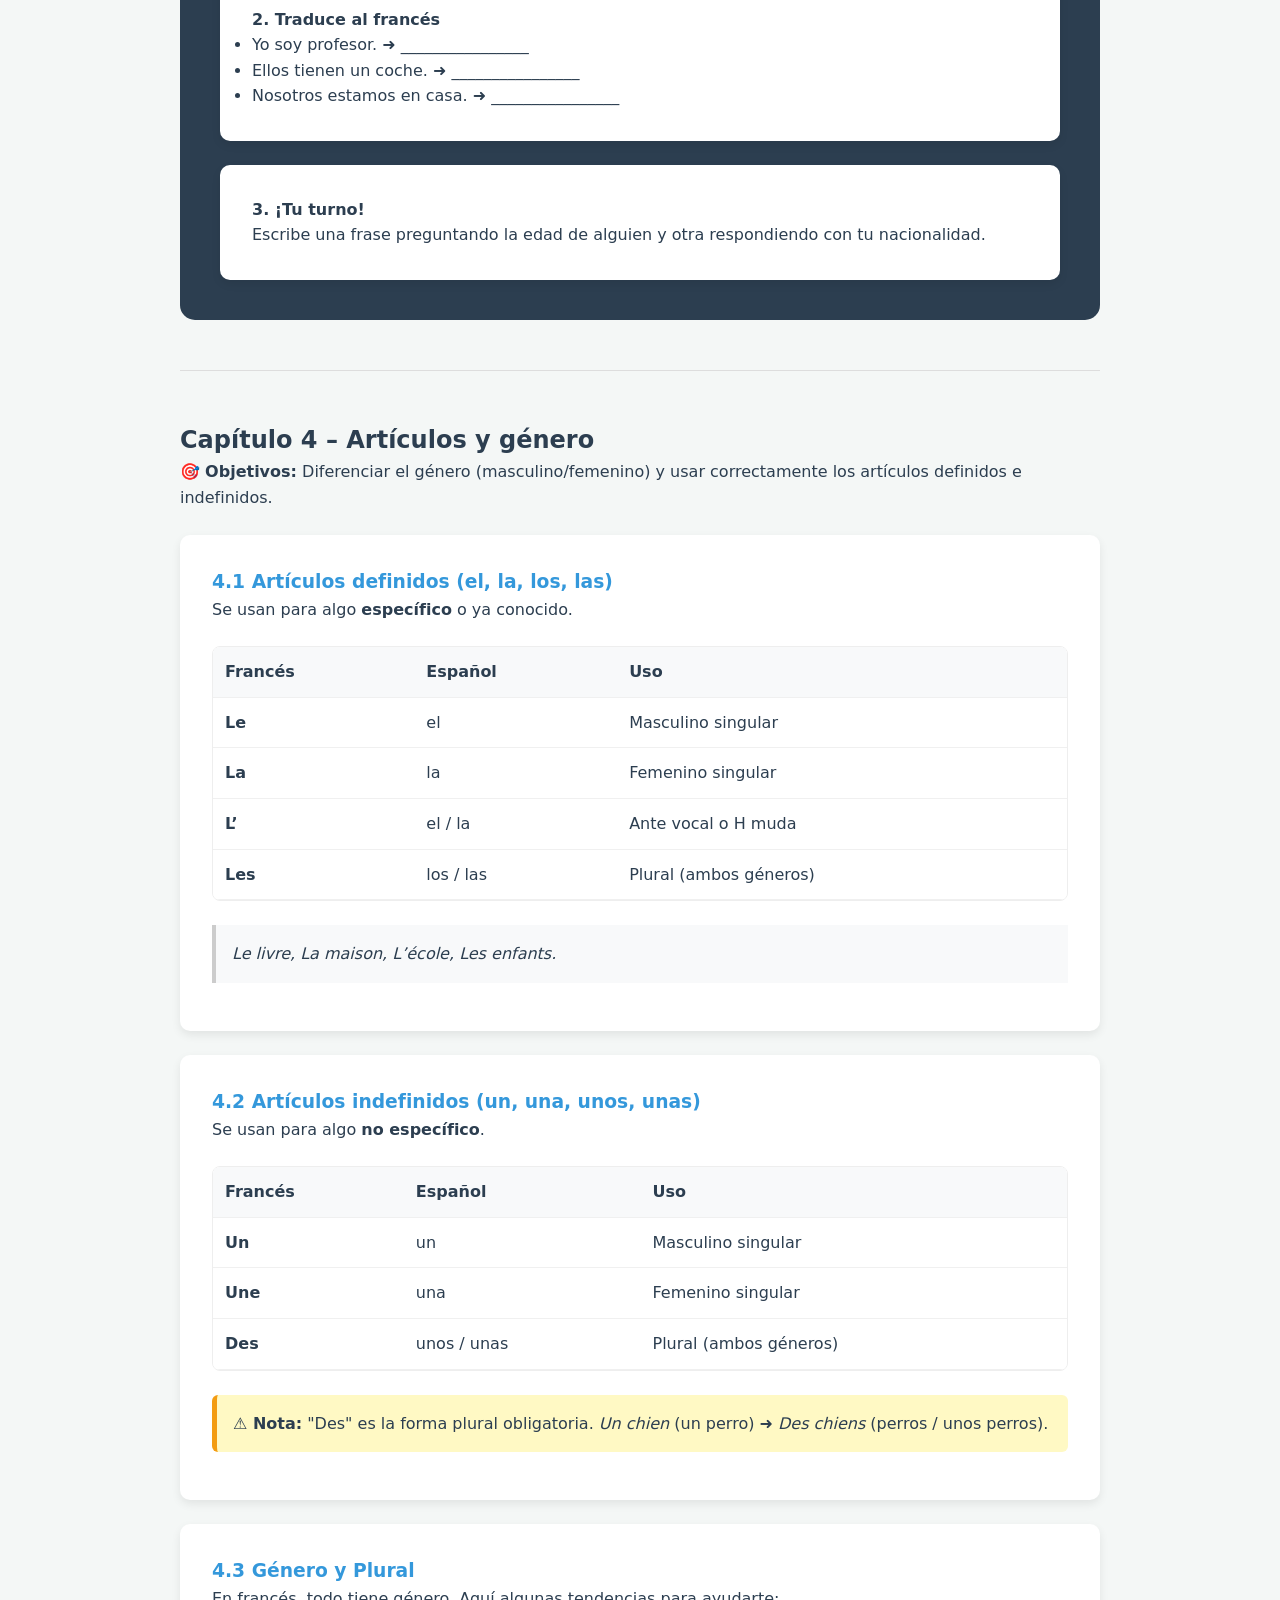
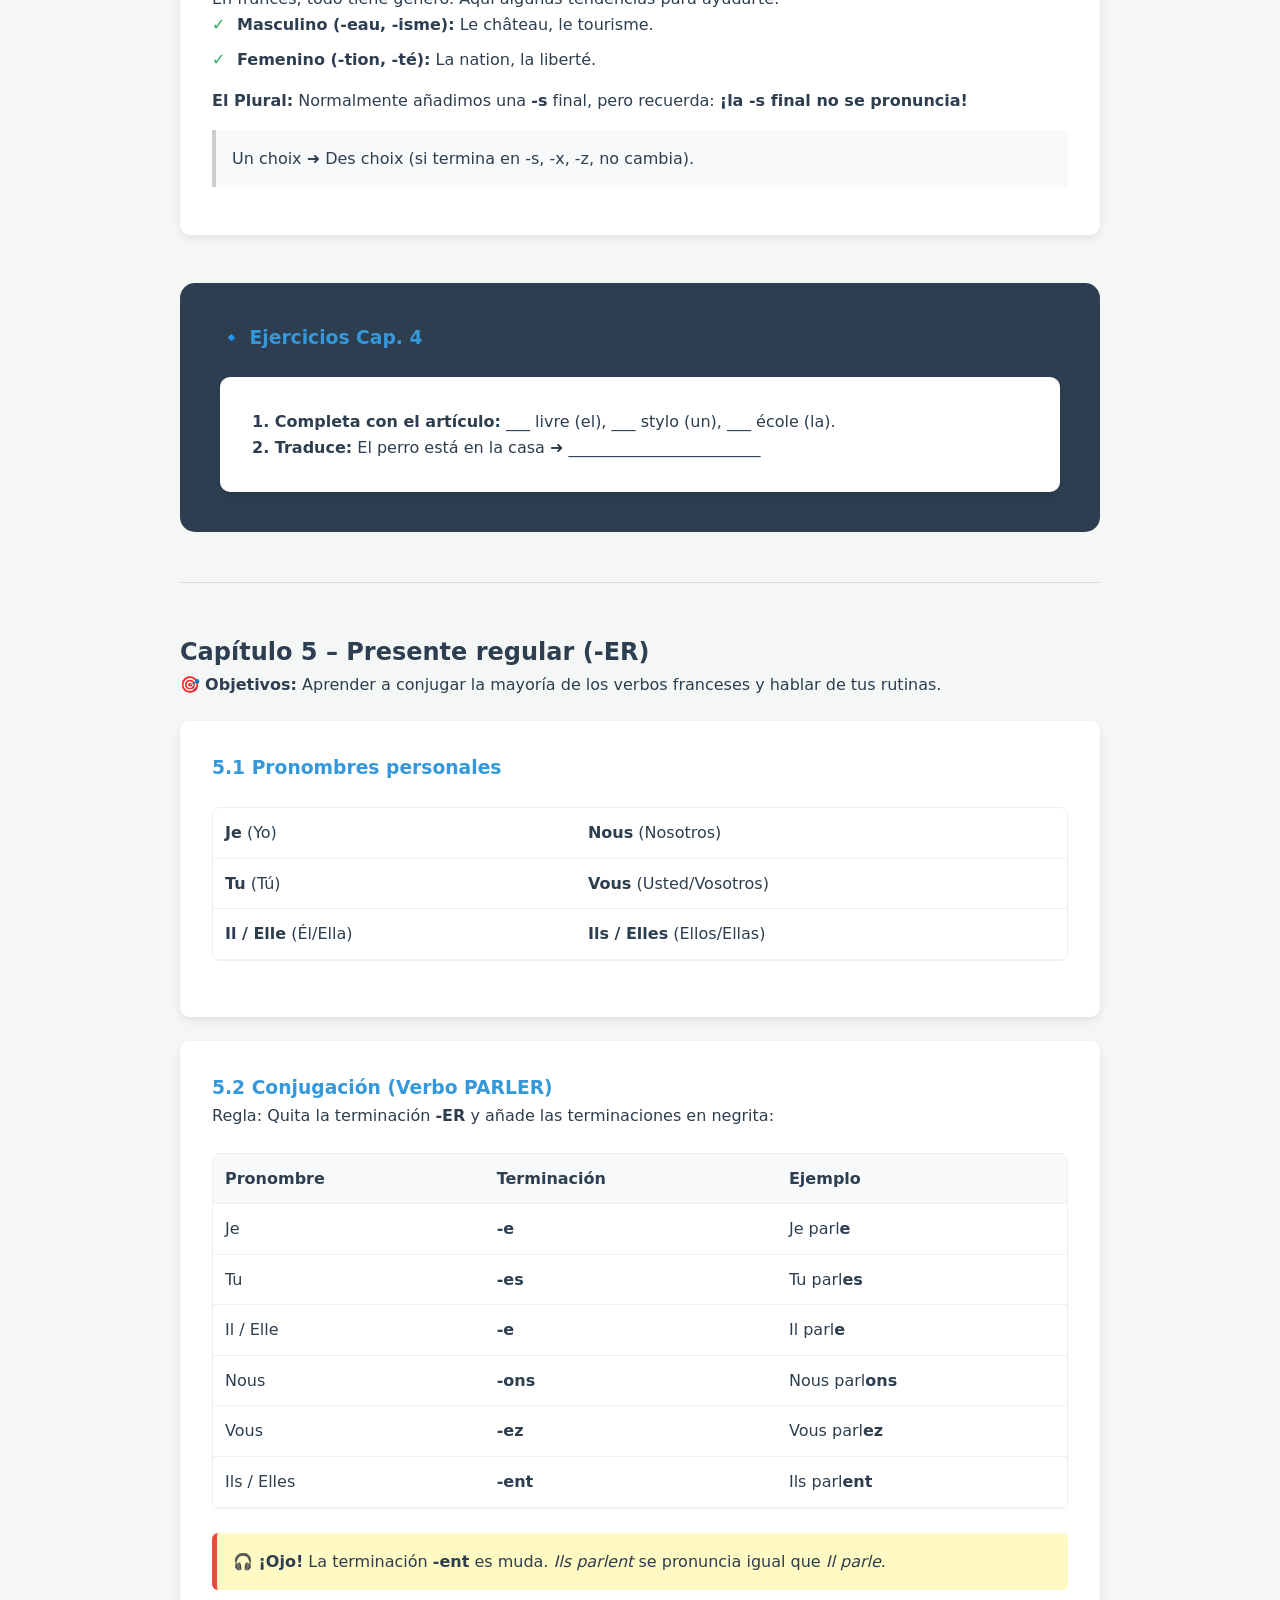
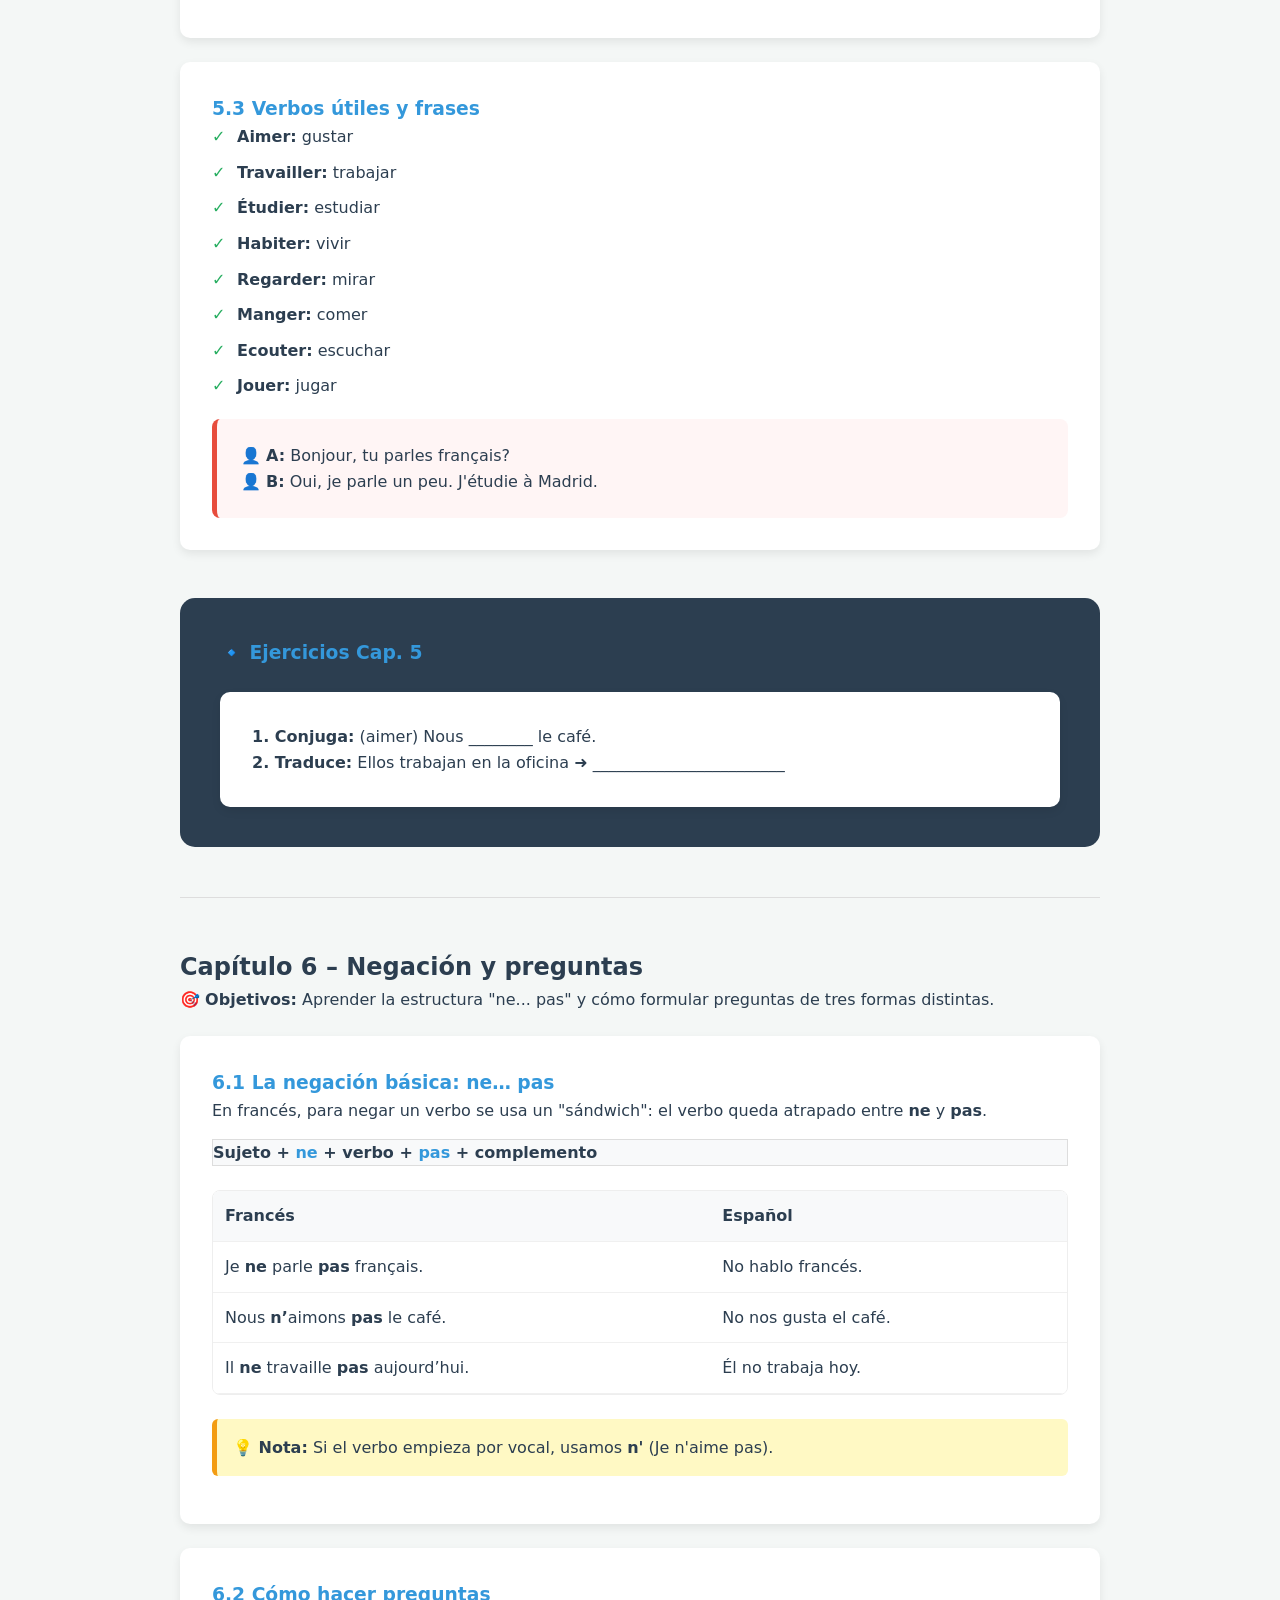
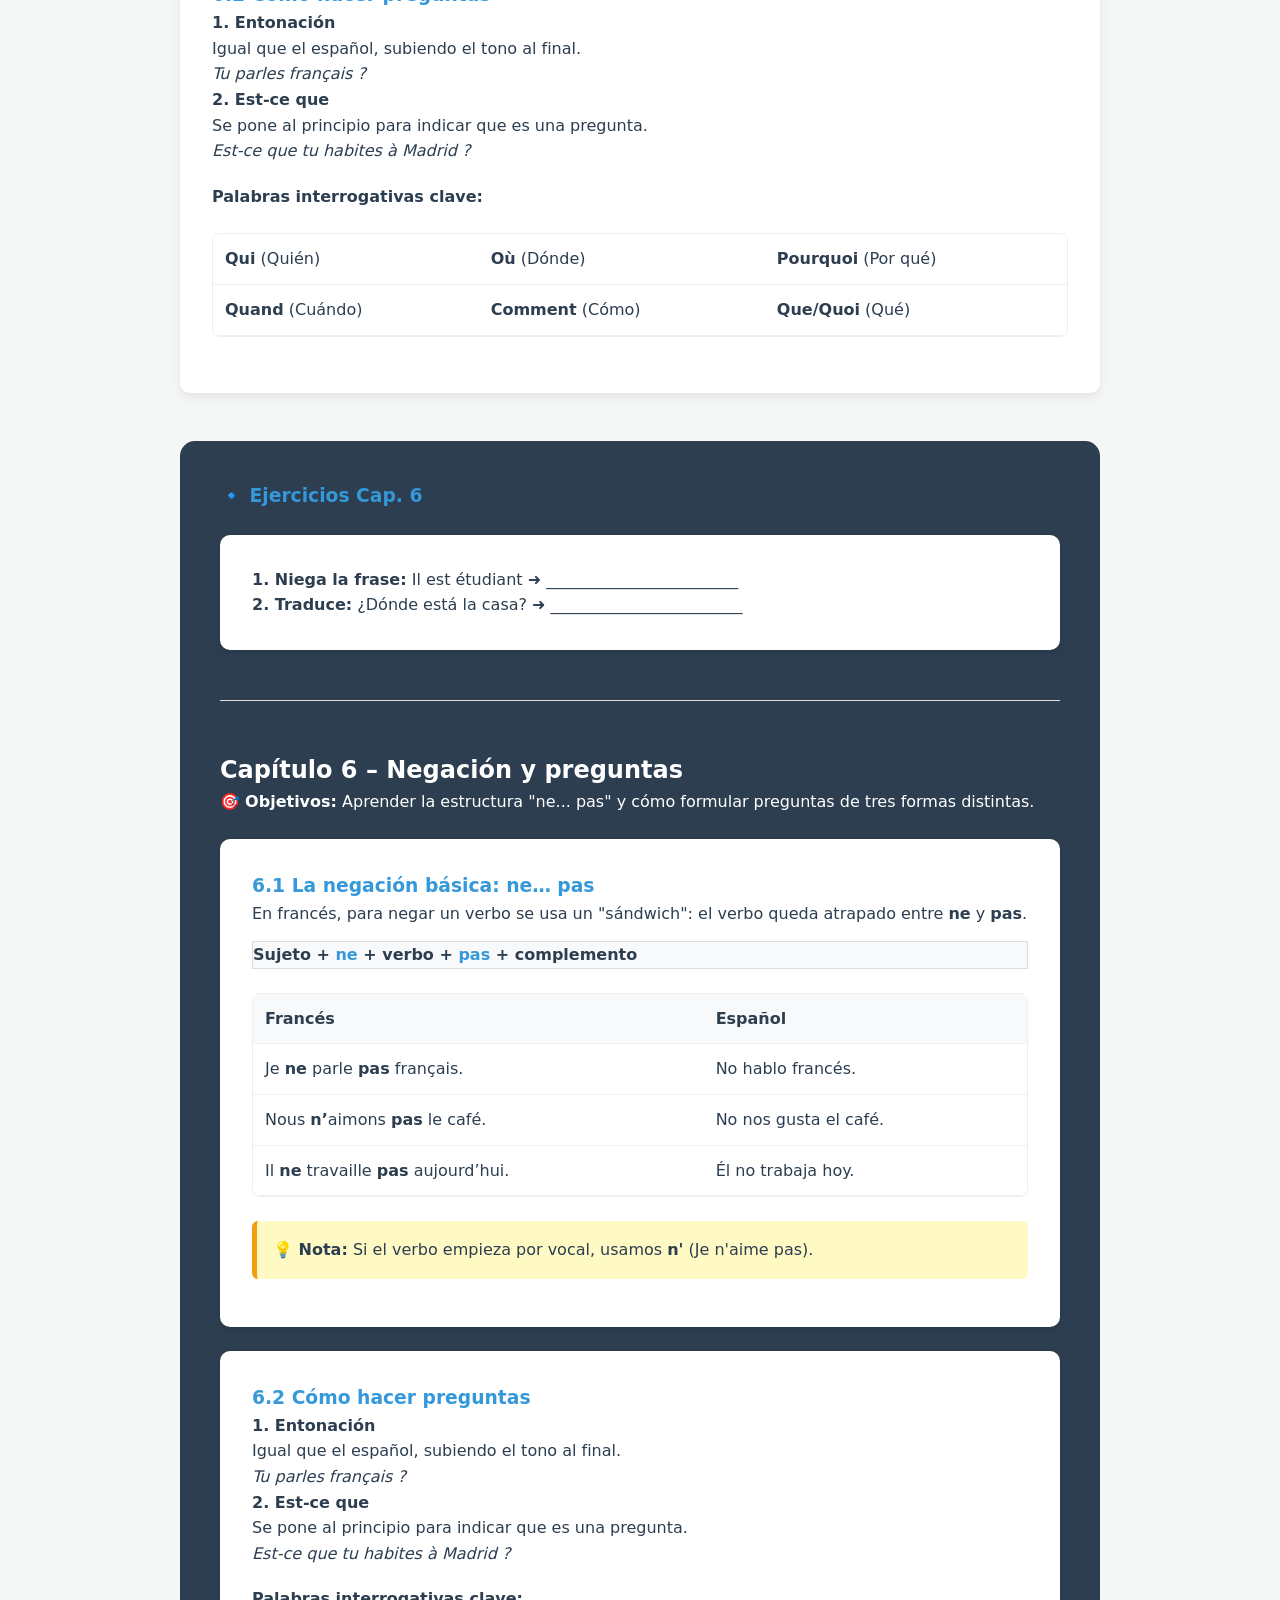
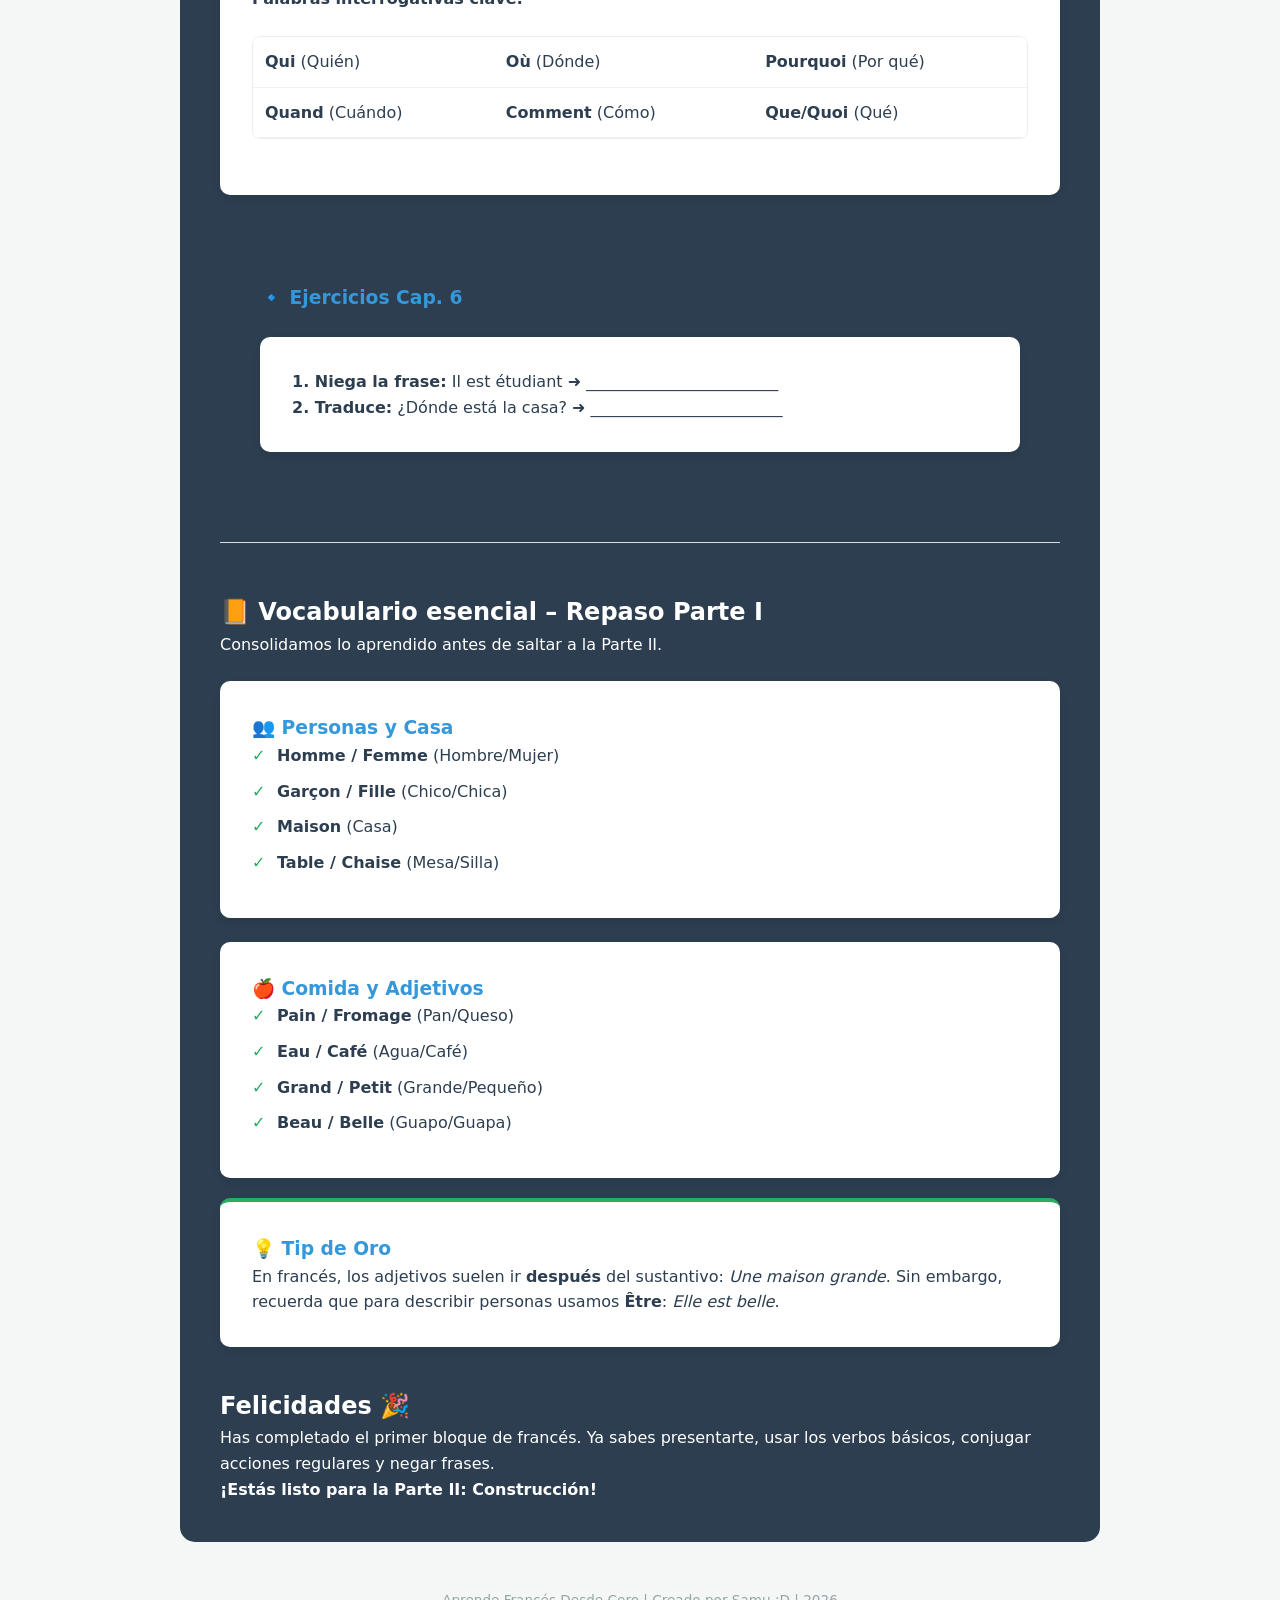
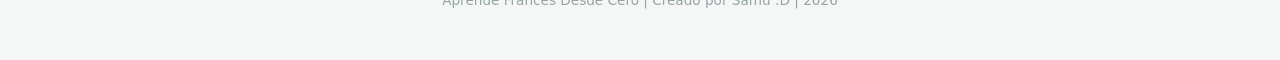
<file: html/fundamentos.html>
<!DOCTYPE html>
<html lang="es">
<head>
    <meta charset="UTF-8">
    <meta name="viewport" content="width=device-width, initial-scale=1.0">
    <title>Parte I: Fundamentos - Francés Desde Cero</title>
    <link rel="stylesheet" href="../css/master.css">
</head>
<body>


    <main class="container lesson-content">
        <header class="lesson-header">
            <span class="meta">Samu :D | febrero 20, 2026</span>
            <h1>Parte I - Fundamentos</h1>
            <div class="objective-card">
                <h3>🎯 Objetivo General</h3>
                <p>Construir una base sólida de pronunciación y frases simples.</p>
            </div>
        </header>

        <hr class="separator">

        <section id="cap1" class="lesson-section">
            <div class="chapter-title">
                <h2>Capítulo 1 - Pronunciación y sonidos</h2>
                <div class="mini-objectives">
                    <p>🎯 <strong>Objetivos:</strong> Familiarizarte con los sonidos, leer palabras simples y perder el miedo.</p>
                </div>
            </div>

            <article class="card">
                <h3>1.1 El alfabeto</h3>
                <p>El francés utiliza el mismo alfabeto que el español (26 letras), pero la pronunciación cambia. <strong>No es necesario memorizar cada letra al inicio</strong>.</p>
                <div class="example-box">
                    <p><strong>B</strong> se pronuncia <span>“bé”</span></p>
                    <p><strong>C</strong> se pronuncia <span>“sé”</span></p>
                    <p><strong>D</strong> se pronuncia <span>“dé”</span></p>
                </div>

                <h3>1.2 Vocales importantes</h3>
                <div class="table-wrapper">
                    <table>
                        <thead>
                            <tr><th>Letra</th><th>Sonido esperado</th></tr>
                        </thead>
                        <tbody>
                            <tr><td><strong>A</strong></td><td>Igual que en español.</td></tr>
                            <tr><td><strong>E</strong></td><td>Puede sonar como "e" o ser muda.</td></tr>
                            <tr><td><strong>I</strong></td><td>Igual que en español.</td></tr>
                            <tr><td><strong>O</strong></td><td>Un poco más cerrada que en español.</td></tr>
                            <tr><td><strong>U</strong></td><td><strong>Sonido clave:</strong> Labios en "u" pero intenta decir "i".</td></tr>
                        </tbody>
                    </table>
                </div>

                <div class="tip-box">
                    <h4>💡 Tips para la "U"</h4>
                    <p>Practica: <em>Tu, Lune, Musique.</em></p>
                </div>

                <h3>Sonidos nasales</h3>
                <ul class="check-list">
                    <li><strong>an / en</strong> ➜ sonido "a" nasal.</li>
                    <li><strong>on</strong> ➜ sonido "o" nasal.</li>
                    <li><strong>un</strong> ➜ nasal más cerrado.</li>
                </ul>
            </article>

            <article class="card">
                <h3>1.3 La R francesa</h3>
                <p>Se pronuncia en la garganta, suave. Ejemplo: <em>Paris, Rouge, Travail.</em></p>
                
                <h3>1.4 Consonantes finales mudas</h3>
                <p>Regla: muchas consonantes finales (t, d, s, x, p) <strong>no se dicen</strong>.</p>
                <ul class="check-list">
                    <li><strong>petit</strong> ➜ "petí" | <strong>vous</strong> ➜ "vu"</li>
                </ul>
            </article>

            <div class="exercise-section">
                <h3>📢 Ejercicio de fluidez</h3>
                <p>Lee en voz alta: <strong>Bonjour — Paris — Petit — Musique — Rouge</strong></p>
            </div>
        </section>

        <hr class="separator">

        <section id="cap2" class="lesson-section">
            <div class="chapter-title">
                <h2>Capítulo 2 – Primeras palabras y frases</h2>
                <div class="mini-objectives">
                    <p>🎯 <strong>Objetivos:</strong> Aprender palabras esenciales y construir tus primeras frases.</p>
                </div>
            </div>

            <article class="card">
                <h3>2.1 Kit de supervivencia 🧰</h3>
                <div class="grid-sections">
                    <div class="table-wrapper">
                        <table>
                            <thead><tr><th>Básicos</th><th>Español</th></tr></thead>
                            <tbody>
                                <tr><td><strong>Oui / Non</strong></td><td>Sí / No</td></tr>
                                <tr><td><strong>Merci</strong></td><td>Gracias</td></tr>
                            </tbody>
                        </table>
                    </div>
                    <div class="table-wrapper">
                        <table>
                            <thead><tr><th>Cortesía</th><th>Español</th></tr></thead>
                            <tbody>
                                <tr><td><strong>S’il vous plaît</strong></td><td>Por favor</td></tr>
                                <tr><td><strong>Pardon</strong></td><td>Perdón</td></tr>
                            </tbody>
                        </table>
                    </div>
                </div>
            </article>

            <article class="card">
                <h3>2.2 Saludos 🚪</h3>
                <div class="table-wrapper">
                    <table>
                        <thead>
                            <tr><th>Francés</th><th>Español</th><th>Pronunciación</th></tr>
                        </thead>
                        <tbody>
                            <tr><td>Bonjour</td><td>Buenos días</td><td>bon-yur</td></tr>
                            <tr><td>Salut</td><td>Hola (informal)</td><td>sa-lü</td></tr>
                            <tr><td>Au revoir</td><td>Adiós</td><td>o r-voar</td></tr>
                        </tbody>
                    </table>
                </div>
            </article>

            <article class="card">
                <h3>2.3 Presentarse</h3>
                <div class="dialogue-box">
                    <p><strong>Je m’appelle Samuel.</strong> (Me llamo Samuel)</p>
                    <p><strong>J’ai 30 ans.</strong> (Tengo 30 años)</p>
                    <p><strong>Je suis de Madrid.</strong> (Soy de Madrid)</p>
                </div>
                <div class="tip-box" style="margin-top:10px">
                    <p><small>⚠ Usamos el verbo "tener" (avoir) para la edad, no "ser".</small></p>
                </div>
            </article>

            <article class="card">
                <h3>2.4 Los números</h3>
                <p><strong>0-10:</strong> zéro, un, deux, trois, quatre, cinq, six, sept, huit, neuf, dix.</p>
                <p><strong>Decenas:</strong> vingt (20), trente (30), quarante (40), cinquante (50), soixante (60).</p>
            </article>

            <article class="card">
                <h3>2.5 Estructura: Sujeto + Verbo + Complemento</h3>
                <ul class="check-list">
                    <li>Je parle français.</li>
                    <li>J’aime le café.</li>
                </ul>
            </article>

            <article class="card">
                <h3>2.6 Primer mini diálogo</h3>
                <div class="dialogue-box">
                    <p>👤 A: Bonjour! Comment tu t'appelles?</p>
                    <p>👤 B: Je m’appelle Samuel. Et toi?</p>
                    <p>👤 A: Je m’appelle Marie. Enchantée!</p>
                </div>
            </article>

            <div class="exercise-section">
                <h3>✍️ Ejercicio práctico</h3>
                <p>Preséntate: <em>Bonjour, je m’appelle [Nombre]. J’ai [Edad] ans. Je suis [País].</em></p>
            </div>
        </section>
        <hr class="separator">

        <section id="cap3" class="lesson-section">
            <div class="chapter-title">
                <h2>Capítulo 3 – ÊTRE y AVOIR</h2>
                <div class="mini-objectives">
                    <p>🎯 <strong>Objetivos:</strong> Dominar los dos verbos pilares del francés y evitar errores con la edad.</p>
                </div>
            </div>

            <article class="card">
                <h3>3.1 Verbo ÊTRE (ser / estar)</h3>
                <p>Es el verbo más usado. Sirve tanto para definir quién eres como para decir dónde estás.</p>
                
                <div class="table-wrapper">
                    <table>
                        <thead>
                            <tr><th>Persona</th><th>Être</th><th>Traducción</th></tr>
                        </thead>
                        <tbody>
                            <tr><td>Je</td><td><strong>suis</strong></td><td>Yo soy / estoy</td></tr>
                            <tr><td>Tu</td><td><strong>es</strong></td><td>Tú eres / estás</td></tr>
                            <tr><td>Il / Elle / On</td><td><strong>est</strong></td><td>Él / ella es / está</td></tr>
                            <tr><td>Nous</td><td><strong>sommes</strong></td><td>Nosotros somos / estamos</td></tr>
                            <tr><td>Vous</td><td><strong>êtes</strong></td><td>Usted(es) son / están</td></tr>
                            <tr><td>Ils / Elles</td><td><strong>sont</strong></td><td>Ellos / ellas son / están</td></tr>
                        </tbody>
                    </table>
                </div>

                <h4>Ejemplos prácticos:</h4>
                <ul class="check-list">
                    <li>Je <strong>suis</strong> étudiant. (Soy estudiante)</li>
                    <li>Tu <strong>es</strong> espagnol. (Eres español)</li>
                    <li>Il <strong>est</strong> à la maison. (Él está en casa)</li>
                </ul>

                <div class="tip-box">
                    <p><strong>💡 Consejo:</strong> Usa <em>Être</em> para nacionalidad, profesión y estados temporales (cansado, feliz). <strong>¡Nunca para la edad!</strong></p>
                </div>
            </article>

            <article class="card">
                <h3>3.2 Verbo AVOIR (tener / haber)</h3>
                <p>Fundamental para posesiones y, muy importante, para expresar la edad.</p>

                <div class="table-wrapper">
                    <table>
                        <thead>
                            <tr><th>Persona</th><th>Avoir</th><th>Traducción</th></tr>
                        </thead>
                        <tbody>
                            <tr><td><strong>J'</strong></td><td><strong>ai</strong></td><td>Yo tengo</td></tr>
                            <tr><td>Tu</td><td><strong>as</strong></td><td>Tú tienes</td></tr>
                            <tr><td>Il / Elle / On</td><td><strong>a</strong></td><td>Él / ella tiene</td></tr>
                            <tr><td>Nous</td><td><strong>avons</strong></td><td>Nosotros tenemos</td></tr>
                            <tr><td>Vous</td><td><strong>avez</strong></td><td>Usted(es) tienen</td></tr>
                            <tr><td>Ils / Elles</td><td><strong>ont</strong></td><td>Ellos / ellas tienen</td></tr>
                        </tbody>
                    </table>
                </div>

                <div class="tip-box" style="border-left-color: #e74c3c;">
                    <p><strong>⚠ Atención:</strong> Se usa <strong>J’</strong> (con apóstrofe) porque <em>ai</em> empieza por vocal. Nunca escribas "Je ai".</p>
                </div>

                <h4>Ejemplos prácticos:</h4>
                <ul class="check-list">
                    <li><strong>J'ai</strong> 25 ans. (Tengo 25 años)</li>
                    <li>Tu <strong>as</strong> un frère. (Tienes un hermano)</li>
                    <li>Nous <strong>avons</strong> une voiture. (Tenemos un coche)</li>
                </ul>
            </article>

            <article class="card">
                <h3>3.3 Construcciones básicas</h3>
                <p>Repasemos lo aprendido combinando ambos verbos:</p>
                <div class="example-box">
                    <p>Je <strong>suis</strong> espagnol y <strong>j'ai</strong> 30 ans.</p>
                    <p>Tu <strong>es</strong> étudiant y tu <strong>as</strong> un chien.</p>
                </div>
            </article>

            <section class="exercise-section">
                <h3>🔹 Mini ejercicios prácticos</h3>
                
                <div class="card" style="color: var(--text); margin-bottom: 10px;">
                    <h4>1. Completa con ÊTRE o AVOIR</h4>
                    <ol>
                        <li>Je ________ étudiant.</li>
                        <li>Tu ________ espagnol.</li>
                        <li>Il ________ une maison.</li>
                        <li>J'________ 25 ans.</li>
                    </ol>
                </div>

                <div class="card" style="color: var(--text); margin-bottom: 10px;">
                    <h4>2. Traduce al francés</h4>
                    <ul>
                        <li>Yo soy profesor. ➜ ________________</li>
                        <li>Ellos tienen un coche. ➜ ________________</li>
                        <li>Nosotros estamos en casa. ➜ ________________</li>
                    </ul>
                </div>

                <div class="card" style="color: var(--text);">
                    <h4>3. ¡Tu turno!</h4>
                    <p>Escribe una frase preguntando la edad de alguien y otra respondiendo con tu nacionalidad.</p>
                </div>
            </section>
        </section>
        <hr class="separator">

        <section id="cap4" class="lesson-section">
            <div class="chapter-title">
                <h2>Capítulo 4 – Artículos y género</h2>
                <div class="mini-objectives">
                    <p>🎯 <strong>Objetivos:</strong> Diferenciar el género (masculino/femenino) y usar correctamente los artículos definidos e indefinidos.</p>
                </div>
            </div>

            <article class="card">
                <h3>4.1 Artículos definidos (el, la, los, las)</h3>
                <p>Se usan para algo <strong>específico</strong> o ya conocido.</p>
                <div class="table-wrapper">
                    <table>
                        <thead>
                            <tr><th>Francés</th><th>Español</th><th>Uso</th></tr>
                        </thead>
                        <tbody>
                            <tr><td><strong>Le</strong></td><td>el</td><td>Masculino singular</td></tr>
                            <tr><td><strong>La</strong></td><td>la</td><td>Femenino singular</td></tr>
                            <tr><td><strong>L’</strong></td><td>el / la</td><td>Ante vocal o H muda</td></tr>
                            <tr><td><strong>Les</strong></td><td>los / las</td><td>Plural (ambos géneros)</td></tr>
                        </tbody>
                    </table>
                </div>
                <div class="example-box">
                    <p><em>Le livre, La maison, L’école, Les enfants.</em></p>
                </div>
            </article>

            <article class="card">
                <h3>4.2 Artículos indefinidos (un, una, unos, unas)</h3>
                <p>Se usan para algo <strong>no específico</strong>.</p>
                <div class="table-wrapper">
                    <table>
                        <thead>
                            <tr><th>Francés</th><th>Español</th><th>Uso</th></tr>
                        </thead>
                        <tbody>
                            <tr><td><strong>Un</strong></td><td>un</td><td>Masculino singular</td></tr>
                            <tr><td><strong>Une</strong></td><td>una</td><td>Femenino singular</td></tr>
                            <tr><td><strong>Des</strong></td><td>unos / unas</td><td>Plural (ambos géneros)</td></tr>
                        </tbody>
                    </table>
                </div>
                <div class="tip-box">
                    <p><strong>⚠ Nota:</strong> "Des" es la forma plural obligatoria. <em>Un chien</em> (un perro) ➜ <em>Des chiens</em> (perros / unos perros).</p>
                </div>
            </article>

            <article class="card">
                <h3>4.3 Género y Plural</h3>
                <p>En francés, todo tiene género. Aquí algunas tendencias para ayudarte:</p>
                <ul class="check-list">
                    <li><strong>Masculino (-eau, -isme):</strong> Le château, le tourisme.</li>
                    <li><strong>Femenino (-tion, -té):</strong> La nation, la liberté.</li>
                </ul>
                <p style="margin-top:15px;"><strong>El Plural:</strong> Normalmente añadimos una <strong>-s</strong> final, pero recuerda: <strong>¡la -s final no se pronuncia!</strong></p>
                <div class="example-box">
                    <p>Un choix ➜ Des choix (si termina en -s, -x, -z, no cambia).</p>
                </div>
            </article>

            <section class="exercise-section">
                <h3>🔹 Ejercicios Cap. 4</h3>
                <div class="card" style="color:var(--text);">
                    <p><strong>1. Completa con el artículo:</strong> ___ livre (el), ___ stylo (un), ___ école (la).</p>
                    <p><strong>2. Traduce:</strong> El perro está en la casa ➜ ________________________</p>
                </div>
            </section>
        </section>

        <hr class="separator">

        <section id="cap5" class="lesson-section">
            <div class="chapter-title">
                <h2>Capítulo 5 – Presente regular (-ER)</h2>
                <div class="mini-objectives">
                    <p>🎯 <strong>Objetivos:</strong> Aprender a conjugar la mayoría de los verbos franceses y hablar de tus rutinas.</p>
                </div>
            </div>

            <article class="card">
                <h3>5.1 Pronombres personales</h3>
                <div class="table-wrapper">
                    <table>
                        <tr><td><strong>Je</strong> (Yo)</td><td><strong>Nous</strong> (Nosotros)</td></tr>
                        <tr><td><strong>Tu</strong> (Tú)</td><td><strong>Vous</strong> (Usted/Vosotros)</td></tr>
                        <tr><td><strong>Il / Elle</strong> (Él/Ella)</td><td><strong>Ils / Elles</strong> (Ellos/Ellas)</td></tr>
                    </table>
                </div>
            </article>

            <article class="card">
                <h3>5.2 Conjugación (Verbo PARLER)</h3>
                <p>Regla: Quita la terminación <strong>-ER</strong> y añade las terminaciones en negrita:</p>
                <div class="table-wrapper">
                    <table>
                        <thead><tr><th>Pronombre</th><th>Terminación</th><th>Ejemplo</th></tr></thead>
                        <tbody>
                            <tr><td>Je</td><td><strong>-e</strong></td><td>Je parl<strong>e</strong></td></tr>
                            <tr><td>Tu</td><td><strong>-es</strong></td><td>Tu parl<strong>es</strong></td></tr>
                            <tr><td>Il / Elle</td><td><strong>-e</strong></td><td>Il parl<strong>e</strong></td></tr>
                            <tr><td>Nous</td><td><strong>-ons</strong></td><td>Nous parl<strong>ons</strong></td></tr>
                            <tr><td>Vous</td><td><strong>-ez</strong></td><td>Vous parl<strong>ez</strong></td></tr>
                            <tr><td>Ils / Elles</td><td><strong>-ent</strong></td><td>Ils parl<strong>ent</strong></td></tr>
                        </tbody>
                    </table>
                </div>
                <div class="tip-box" style="border-left-color: #e74c3c;">
                    <p><strong>🎧 ¡Ojo!</strong> La terminación <strong>-ent</strong> es muda. <em>Ils parlent</em> se pronuncia igual que <em>Il parle</em>.</p>
                </div>
            </article>

            <article class="card">
                <h3>5.3 Verbos útiles y frases</h3>
                <div class="grid-sections">
                    <div class="section-box">
                        <ul class="check-list">
                            <li><strong>Aimer:</strong> gustar</li>
                            <li><strong>Travailler:</strong> trabajar</li>
                            <li><strong>Étudier:</strong> estudiar</li>
                            <li><strong>Habiter:</strong> vivir</li>
                        </ul>
                    </div>
                    <div class="section-box">
                        <ul class="check-list">
                            <li><strong>Regarder:</strong> mirar</li>
                            <li><strong>Manger:</strong> comer</li>
                            <li><strong>Ecouter:</strong> escuchar</li>
                            <li><strong>Jouer:</strong> jugar</li>
                        </ul>
                    </div>
                </div>
                <div class="dialogue-box" style="margin-top:20px;">
                    <p>👤 <strong>A:</strong> Bonjour, tu parles français?</p>
                    <p>👤 <strong>B:</strong> Oui, je parle un peu. J'étudie à Madrid.</p>
                </div>
            </article>

            <section class="exercise-section">
                <h3>🔹 Ejercicios Cap. 5</h3>
                <div class="card" style="color:var(--text);">
                    <p><strong>1. Conjuga:</strong> (aimer) Nous ________ le café.</p>
                    <p><strong>2. Traduce:</strong> Ellos trabajan en la oficina ➜ ________________________</p>
                </div>
            </section>
        <hr class="separator">

        <section id="cap6" class="lesson-section">
            <div class="chapter-title">
                <h2>Capítulo 6 – Negación y preguntas</h2>
                <div class="mini-objectives">
                    <p>🎯 <strong>Objetivos:</strong> Aprender la estructura "ne... pas" y cómo formular preguntas de tres formas distintas.</p>
                </div>
            </div>

            <article class="card">
                <h3>6.1 La negación básica: ne… pas</h3>
                <p>En francés, para negar un verbo se usa un "sándwich": el verbo queda atrapado entre <strong>ne</strong> y <strong>pas</strong>.</p>
                <div class="repaso-box" style="background:#f8f9fa; border: 1px solid #ddd; color:#333; margin: 15px 0;">
                    <strong>Sujeto + <span style="color:var(--accent)">ne</span> + verbo + <span style="color:var(--accent)">pas</span> + complemento</strong>
                </div>
                <div class="table-wrapper">
                    <table>
                        <thead>
                            <tr><th>Francés</th><th>Español</th></tr>
                        </thead>
                        <tbody>
                            <tr><td>Je <strong>ne</strong> parle <strong>pas</strong> français.</td><td>No hablo francés.</td></tr>
                            <tr><td>Nous <strong>n’</strong>aimons <strong>pas</strong> le café.</td><td>No nos gusta el café.</td></tr>
                            <tr><td>Il <strong>ne</strong> travaille <strong>pas</strong> aujourd’hui.</td><td>Él no trabaja hoy.</td></tr>
                        </tbody>
                    </table>
                </div>
                <div class="tip-box">
                    <p><strong>💡 Nota:</strong> Si el verbo empieza por vocal, usamos <strong>n'</strong> (Je n'aime pas).</p>
                </div>
            </article>

            <article class="card">
                <h3>6.2 Cómo hacer preguntas</h3>
                <div class="grid-sections">
                    <div class="section-box">
                        <h4>1. Entonación</h4>
                        <p>Igual que el español, subiendo el tono al final.</p>
                        <p><em>Tu parles français ?</em></p>
                    </div>
                    <div class="section-box">
                        <h4>2. Est-ce que</h4>
                        <p>Se pone al principio para indicar que es una pregunta.</p>
                        <p><em>Est-ce que tu habites à Madrid ?</em></p>
                    </div>
                </div>

                <h4 style="margin-top:20px;">Palabras interrogativas clave:</h4>
                <div class="table-wrapper">
                    <table>
                        <tr><td><strong>Qui</strong> (Quién)</td><td><strong>Où</strong> (Dónde)</td><td><strong>Pourquoi</strong> (Por qué)</td></tr>
                        <tr><td><strong>Quand</strong> (Cuándo)</td><td><strong>Comment</strong> (Cómo)</td><td><strong>Que/Quoi</strong> (Qué)</td></tr>
                    </table>
                </div>
            </article>

            <section class="exercise-section">
                <h3>🔹 Ejercicios Cap. 6</h3>
                <div class="card" style="color:var(--text);">
                    <p><strong>1. Niega la frase:</strong> Il est étudiant ➜ ________________________</p>
                    <p><strong>2. Traduce:</strong> ¿Dónde está la casa? ➜ ________________________</p>
                </div>
          <hr class="separator">

        <section id="cap6" class="lesson-section">
            <div class="chapter-title">
                <h2>Capítulo 6 – Negación y preguntas</h2>
                <div class="mini-objectives">
                    <p>🎯 <strong>Objetivos:</strong> Aprender la estructura "ne... pas" y cómo formular preguntas de tres formas distintas.</p>
                </div>
            </div>

            <article class="card">
                <h3>6.1 La negación básica: ne… pas</h3>
                <p>En francés, para negar un verbo se usa un "sándwich": el verbo queda atrapado entre <strong>ne</strong> y <strong>pas</strong>.</p>
                <div class="repaso-box" style="background:#f8f9fa; border: 1px solid #ddd; color:#333; margin: 15px 0;">
                    <strong>Sujeto + <span style="color:var(--accent)">ne</span> + verbo + <span style="color:var(--accent)">pas</span> + complemento</strong>
                </div>
                <div class="table-wrapper">
                    <table>
                        <thead>
                            <tr><th>Francés</th><th>Español</th></tr>
                        </thead>
                        <tbody>
                            <tr><td>Je <strong>ne</strong> parle <strong>pas</strong> français.</td><td>No hablo francés.</td></tr>
                            <tr><td>Nous <strong>n’</strong>aimons <strong>pas</strong> le café.</td><td>No nos gusta el café.</td></tr>
                            <tr><td>Il <strong>ne</strong> travaille <strong>pas</strong> aujourd’hui.</td><td>Él no trabaja hoy.</td></tr>
                        </tbody>
                    </table>
                </div>
                <div class="tip-box">
                    <p><strong>💡 Nota:</strong> Si el verbo empieza por vocal, usamos <strong>n'</strong> (Je n'aime pas).</p>
                </div>
            </article>

            <article class="card">
                <h3>6.2 Cómo hacer preguntas</h3>
                <div class="grid-sections">
                    <div class="section-box">
                        <h4>1. Entonación</h4>
                        <p>Igual que el español, subiendo el tono al final.</p>
                        <p><em>Tu parles français ?</em></p>
                    </div>
                    <div class="section-box">
                        <h4>2. Est-ce que</h4>
                        <p>Se pone al principio para indicar que es una pregunta.</p>
                        <p><em>Est-ce que tu habites à Madrid ?</em></p>
                    </div>
                </div>

                <h4 style="margin-top:20px;">Palabras interrogativas clave:</h4>
                <div class="table-wrapper">
                    <table>
                        <tr><td><strong>Qui</strong> (Quién)</td><td><strong>Où</strong> (Dónde)</td><td><strong>Pourquoi</strong> (Por qué)</td></tr>
                        <tr><td><strong>Quand</strong> (Cuándo)</td><td><strong>Comment</strong> (Cómo)</td><td><strong>Que/Quoi</strong> (Qué)</td></tr>
                    </table>
                </div>
            </article>

            <section class="exercise-section">
                <h3>🔹 Ejercicios Cap. 6</h3>
                <div class="card" style="color:var(--text);">
                    <p><strong>1. Niega la frase:</strong> Il est étudiant ➜ ________________________</p>
                    <p><strong>2. Traduce:</strong> ¿Dónde está la casa? ➜ ________________________</p>
                </div>
            </section>
        </section>

        <hr class="separator">

        <section id="repaso-vocabulario" class="lesson-section">
            <div class="chapter-title">
                <h2>📙 Vocabulario esencial – Repaso Parte I</h2>
                <p>Consolidamos lo aprendido antes de saltar a la Parte II.</p>
            </div>

            <div class="grid-sections">
                <div class="card">
                    <h3>👥 Personas y Casa</h3>
                    <ul class="check-list">
                        <li><strong>Homme / Femme</strong> (Hombre/Mujer)</li>
                        <li><strong>Garçon / Fille</strong> (Chico/Chica)</li>
                        <li><strong>Maison</strong> (Casa)</li>
                        <li><strong>Table / Chaise</strong> (Mesa/Silla)</li>
                    </ul>
                </div>

                <div class="card">
                    <h3>🍎 Comida y Adjetivos</h3>
                    <ul class="check-list">
                        <li><strong>Pain / Fromage</strong> (Pan/Queso)</li>
                        <li><strong>Eau / Café</strong> (Agua/Café)</li>
                        <li><strong>Grand / Petit</strong> (Grande/Pequeño)</li>
                        <li><strong>Beau / Belle</strong> (Guapo/Guapa)</li>
                    </ul>
                </div>
            </div>

            <article class="card" style="margin-top: 20px; border-top: 4px solid var(--success);">
                <h3>💡 Tip de Oro</h3>
                <p>En francés, los adjetivos suelen ir <strong>después</strong> del sustantivo: <em>Une maison grande</em>. Sin embargo, recuerda que para describir personas usamos <strong>Être</strong>: <em>Elle est belle</em>.</p>
            </article>

            <div class="repaso-box" style="margin-top:40px;">
                <h2>Felicidades 🎉</h2>
                <p>Has completado el primer bloque de francés. Ya sabes presentarte, usar los verbos básicos, conjugar acciones regulares y negar frases.</p>
                <p><strong>¡Estás listo para la Parte II: Construcción!</strong></p>
            </div>
        </section>
    </main>

    <footer class="footer">
        <div class="container">
            <p>Aprende Francés Desde Cero | Creado por Samu :D | 2026</p>
        </div>
    </footer>
<script src="../js/main.js"></script>
</body>
</html>
</file>
<file: css/master.css>
/* =========================================
   VARIABLES GLOBALES
   ========================================= */
:root {
    --primary: #2c3e50;    
    --accent: #3498db;     
    --bg: #f4f7f6;         
    --text: #2c3e50;       /* Texto oscuro para legibilidad */
    --white: #ffffff;
    --success: #27ae60;    
    --warning: #f39c12;    
    --danger: #e74c3c;     
    --shadow: 0 4px 10px rgba(0,0,0,0.08);
}

/* =========================================
   RESET Y BASE
   ========================================= */
* { box-sizing: border-box; margin: 0; padding: 0; }

body {
    font-family: 'Segoe UI', system-ui, sans-serif;
    line-height: 1.6;
    background-color: var(--bg);
    color: var(--text);
}

.container { max-width: 960px; margin: 0 auto; padding: 0 20px; }

/* --- NAVEGACIÓN --- */
.navbar {
    background: var(--primary);
    color: var(--white);
    padding: 1rem 0;
    position: sticky;
    top: 0;
    z-index: 1000;
}
.navbar .container { display: flex; justify-content: space-between; align-items: center; }
.logo { color: var(--white); text-decoration: none; font-weight: bold; }
.logo span { color: var(--accent); }
.nav-links a { color: rgba(255,255,255,0.8); text-decoration: none; margin-left: 15px; font-size: 0.9rem; }
.nav-links a.active { color: var(--white); font-weight: bold; }

/* --- CABECERAS --- */
.lesson-header { text-align: center; padding: 3rem 0; }
.objective-card {
    background: #e1f5fe;
    border-left: 5px solid var(--accent);
    padding: 1.5rem;
    margin: 2rem 0;
    border-radius: 6px;
    text-align: left;
    color: var(--text); /* Asegura que el texto del objetivo sea legible */
}

/* =========================================
   TARJETAS (SOLUCIÓN AL TEXTO INVISIBLE)
   ========================================= */
.card {
    background: var(--white) !important;
    padding: 2rem;
    border-radius: 10px;
    box-shadow: var(--shadow);
    margin-top: 1.5rem;
    /* Forzamos el color de texto oscuro para TODO lo que esté dentro de una tarjeta */
    color: var(--text) !important; 
}

/* Forzar que todos los elementos comunes dentro de una card sean oscuros */
.card h3, .card h4, .card p, .card li, .card td, .card th, .card div, .card strong {
    color: var(--text) !important;
}

/* Excepción para el color de acento en títulos de tarjetas */
.card h3 { color: var(--accent) !important; }

/* =========================================
   TABLAS Y GRAMÁTICA
   ========================================= */
.table-wrapper { overflow-x: auto; margin: 1.5rem 0; border: 1px solid #eee; border-radius: 8px; }
table { width: 100%; border-collapse: collapse; background: var(--white); }
th, td { padding: 12px; text-align: left; border-bottom: 1px solid #f0f0f0; }
th { background: #f8f9fa; color: var(--primary) !important; }

/* Columna de verbos resaltada */
td strong { color: var(--accent) !important; }

/* =========================================
   BLOQUES ESPECIALES
   ========================================= */
.example-box {
    background: #f8f9fa;
    border-left: 4px solid #ccc;
    padding: 1rem;
    margin: 1rem 0;
    color: var(--text);
}
.example-box span { color: var(--accent) !important; font-weight: bold; }

.tip-box {
    background: #fff9c4;
    padding: 1rem;
    border-radius: 6px;
    border-left: 5px solid var(--warning);
    margin: 1rem 0;
    color: var(--text);
}

.dialogue-box {
    background: #fff5f5;
    padding: 1.5rem;
    border-radius: 8px;
    border-left: 5px solid var(--danger);
    color: var(--text);
}

/* =========================================
   SECCIONES DE EJERCICIO (FONDO AZUL)
   ========================================= */
.exercise-section {
    background: var(--primary);
    color: var(--white); /* El texto que NO esté en una card será blanco */
    padding: 2.5rem;
    border-radius: 15px;
    margin-top: 3rem;
}

.exercise-section h3 { color: var(--accent) !important; }

/* =========================================
   LISTAS Y OTROS
   ========================================= */
.check-list { list-style: none; }
.check-list li { margin-bottom: 10px; padding-left: 25px; position: relative; color: inherit; }
.check-list li::before {
    content: "✓";
    color: var(--success);
    font-weight: bold;
    position: absolute;
    left: 0;
}

.separator { border: 0; height: 1px; background: #ddd; margin: 50px 0; }
.footer { text-align: center; padding: 3rem 0; color: #95a5a6; font-size: 0.85rem; }

@media (max-width: 768px) {
    .nav-links { display: none; }
    .grid-sections { display: grid; grid-template-columns: 1fr; gap: 15px; }
}

/* --- SUBMENÚS (DROPDOWNS) --- */
.nav-links { list-style: none; display: flex; align-items: center; }

.dropdown { position: relative; display: inline-block; }

.dropdown-content {
    display: none;
    position: absolute;
    background-color: var(--white);
    min-width: 200px;
    box-shadow: 0px 8px 16px rgba(0,0,0,0.2);
    z-index: 1;
    border-radius: 4px;
    margin-top: 5px;
}

.dropdown-content li { display: block; border-bottom: 1px solid #eee; }
.dropdown-content a {
    color: var(--text) !important; /* Texto oscuro en el submenú */
    padding: 12px 16px;
    text-decoration: none;
    display: block;
    margin: 0 !important; /* Quitar márgenes laterales */
}

.dropdown-content a:hover { background-color: #f1f1f1; color: var(--accent) !important; }

/* Mostrar submenú al pasar el mouse */
.dropdown:hover .dropdown-content { display: block; }

/* Botón menú móvil */
.menu-toggle {
    display: none;
    background: none;
    border: none;
    color: white;
    font-size: 1.8rem;
    cursor: pointer;
}

/* --- RESPONSIVE --- */
@media (max-width: 768px) {
    .menu-toggle { display: block; }
    .nav-links {
        display: none;
        flex-direction: column;
        width: 100%;
        background: var(--primary);
        position: absolute;
        top: 60px;
        left: 0;
    }
    .nav-links.active { display: flex; }
    .dropdown-content { position: static; width: 100%; box-shadow: none; background: #34495e; }
    .dropdown-content a { color: white !important; }
}
</file>
